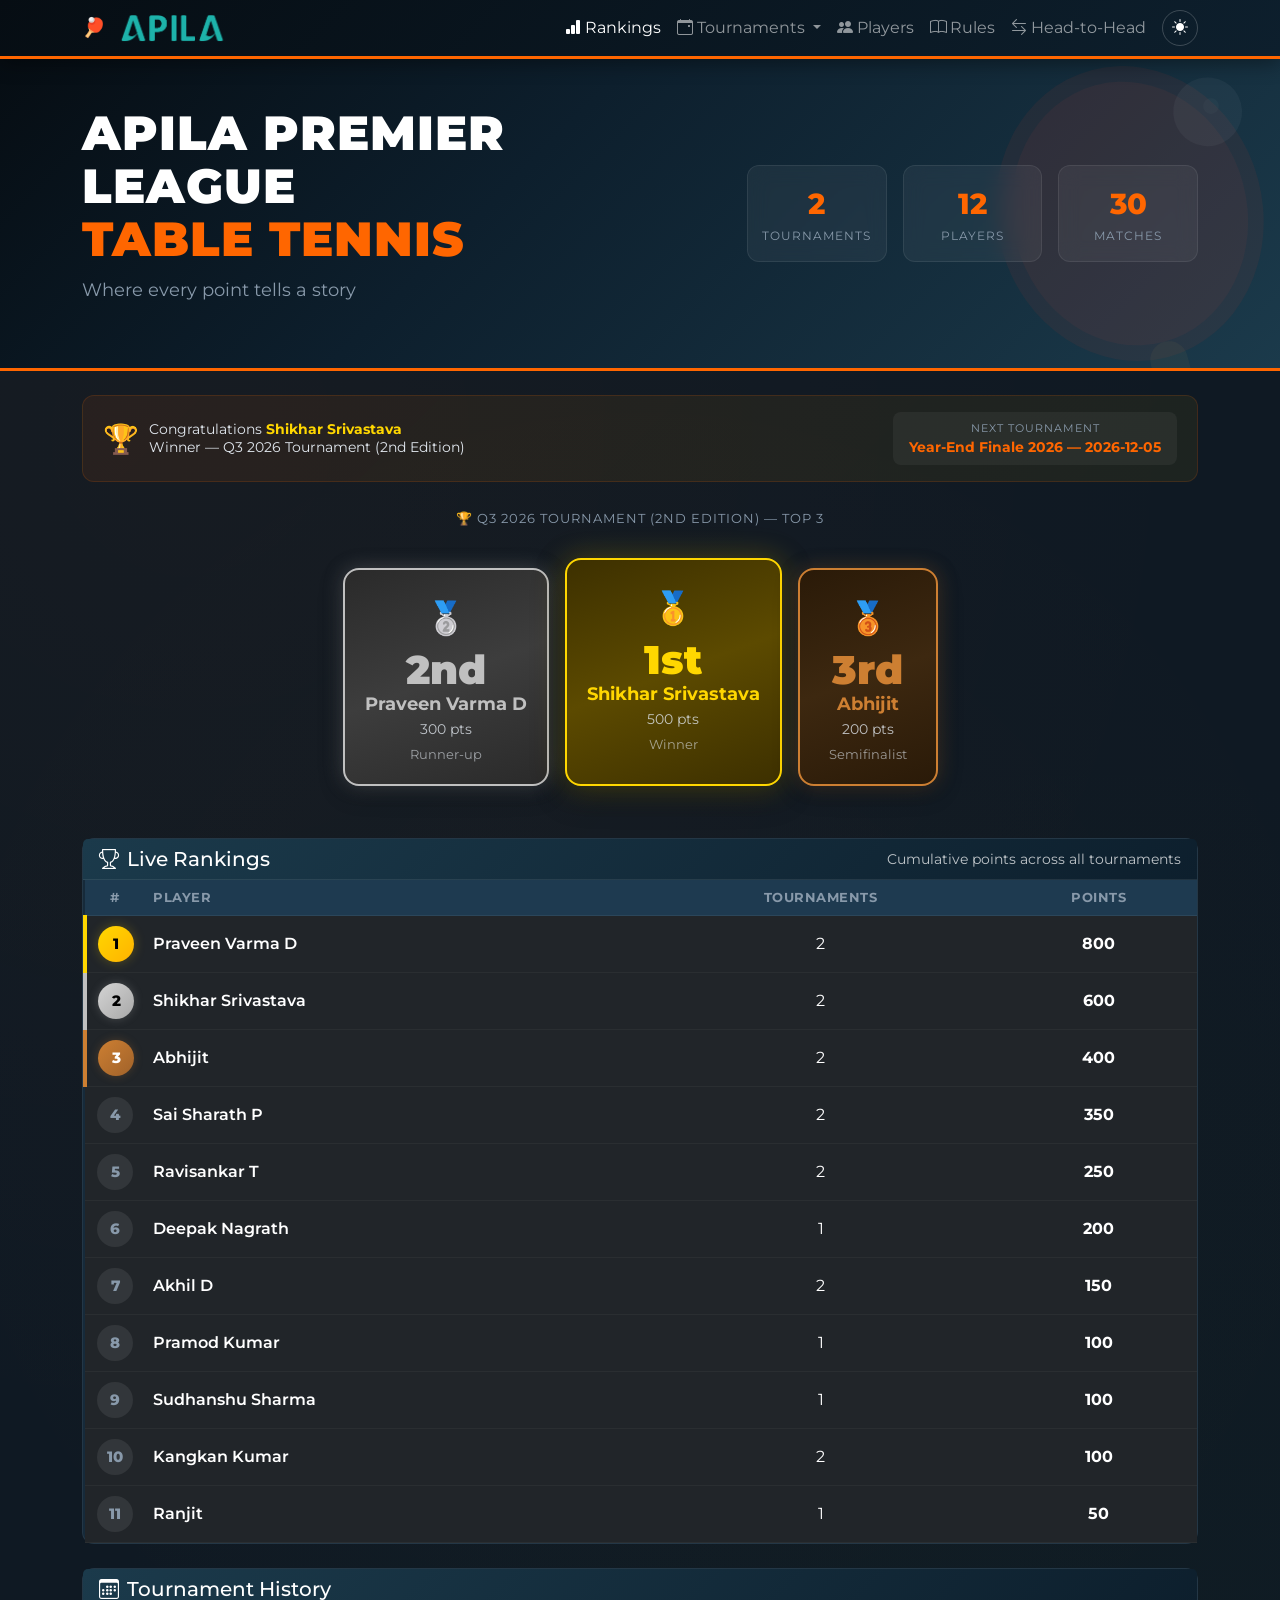
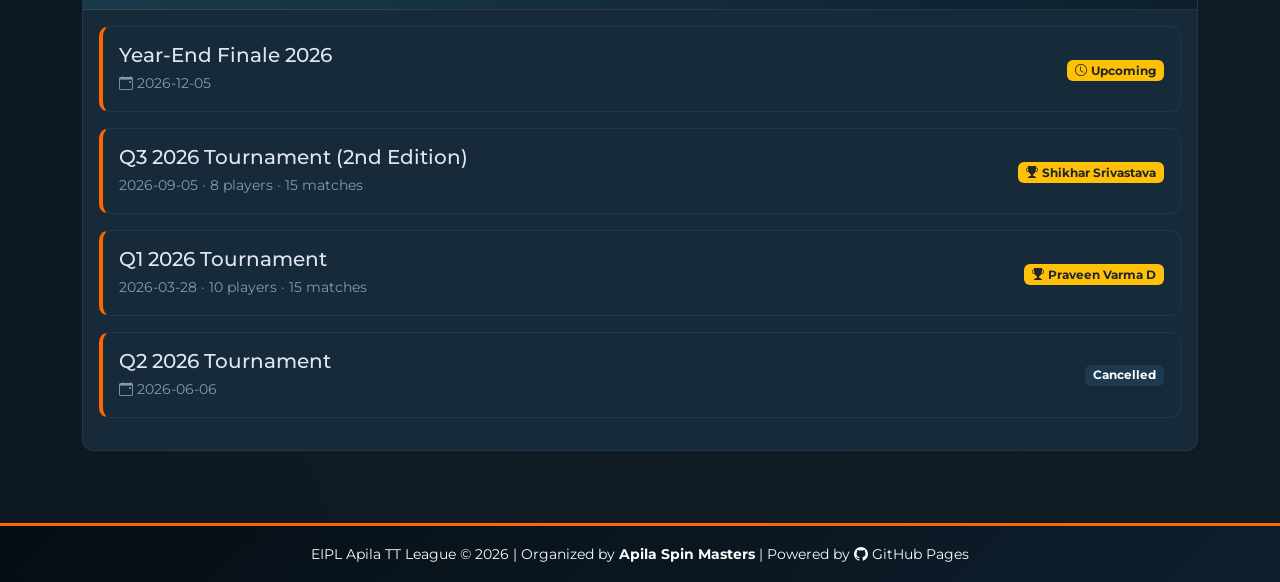
<file: index.html>
<!DOCTYPE html>
<html lang="en" data-bs-theme="dark">
<head>
    <meta charset="UTF-8">
    <meta name="viewport" content="width=device-width, initial-scale=1.0">
    <title>EIPL Apila TT League</title>
    <link href="https://fonts.googleapis.com/css2?family=Montserrat:wght@400;600;700;900&display=swap" rel="stylesheet">
    <link href="https://cdn.jsdelivr.net/npm/bootstrap@5.3.3/dist/css/bootstrap.min.css" rel="stylesheet">
    <link href="https://cdn.jsdelivr.net/npm/bootstrap-icons@1.11.3/font/bootstrap-icons.min.css" rel="stylesheet">
    <link href="css/style.css" rel="stylesheet">
    <script src="js/theme.js"></script>
</head>
<body>
    <nav class="navbar navbar-expand-lg navbar-dark sticky-top">
        <div class="container">
            <a class="navbar-brand fw-bold" href="index.html">
                <span class="me-2" style="font-size:1.2rem">🏓</span><img src="img/apila-logo.png" alt="Apila" style="height:28px">
            </a>
            <button class="theme-toggle-btn ms-auto me-2 d-lg-none" aria-label="Toggle theme"><i class="bi bi-sun-fill"></i></button>
            <button class="navbar-toggler" type="button" data-bs-toggle="collapse" data-bs-target="#navbarNav">
                <span class="navbar-toggler-icon"></span>
            </button>
            <div class="collapse navbar-collapse" id="navbarNav">
                <ul class="navbar-nav ms-auto">
                    <li class="nav-item">
                        <a class="nav-link active" href="index.html"><i class="bi bi-bar-chart-fill me-1"></i>Rankings</a>
                    </li>
                    <li class="nav-item dropdown">
                        <a class="nav-link dropdown-toggle" href="#" role="button" data-bs-toggle="dropdown" id="tournamentsDropdown">
                            <i class="bi bi-calendar-event me-1"></i>Tournaments
                        </a>
                        <ul class="dropdown-menu dropdown-menu-dark" id="tournamentMenu"></ul>
                    </li>
                    <li class="nav-item">
                        <a class="nav-link" href="players.html"><i class="bi bi-people-fill me-1"></i>Players</a>
                    </li>
                    <li class="nav-item">
                    <a class="nav-link" href="rules.html"><i class="bi bi-book me-1"></i>Rules</a>
                </li>
                <li class="nav-item">
                        <a class="nav-link" href="h2h.html"><i class="bi bi-arrow-left-right me-1"></i>Head-to-Head</a>
                    </li>
                    <li class="nav-item d-none d-lg-flex align-items-center ms-2">
                        <button class="theme-toggle-btn" aria-label="Toggle theme"><i class="bi bi-sun-fill"></i></button>
                    </li>
                </ul>
            </div>
        </div>
    </nav>

    <!-- Hero Banner -->
    <section class="hero-banner">
        <div class="hero-bg-art">
            <!-- Decorative SVG paddle -->
            <svg class="hero-paddle" viewBox="0 0 200 320" fill="none" xmlns="http://www.w3.org/2000/svg">
                <ellipse cx="100" cy="110" rx="85" ry="95" fill="#c0392b" opacity="0.15"/>
                <ellipse cx="100" cy="110" rx="75" ry="85" fill="#e74c3c" opacity="0.10"/>
                <rect x="88" y="195" width="24" height="80" rx="12" fill="#b08b4e" opacity="0.12"/>
                <circle cx="165" cy="60" r="22" fill="#fff" opacity="0.07"/>
                <circle cx="168" cy="57" r="5" fill="#fff" opacity="0.04"/>
            </svg>
        </div>
        <div class="container position-relative">
            <div class="row align-items-center">
                <div class="col-lg-7">
                    <h1 class="hero-title">Apila Premier League<br><span class="text-accent">Table Tennis</span></h1>
                    <p class="hero-subtitle">Where every point tells a story</p>
                </div>
                <div class="col-lg-5">
                    <div class="row g-3">
                        <div class="col-4">
                            <div class="hero-stat-card">
                                <div class="hero-stat-number" id="statTournaments">-</div>
                                <div class="hero-stat-label">Tournaments</div>
                            </div>
                        </div>
                        <div class="col-4">
                            <div class="hero-stat-card">
                                <div class="hero-stat-number" id="statPlayers">-</div>
                                <div class="hero-stat-label">Players</div>
                            </div>
                        </div>
                        <div class="col-4">
                            <div class="hero-stat-card">
                                <div class="hero-stat-number" id="statMatches">-</div>
                                <div class="hero-stat-label">Matches</div>
                            </div>
                        </div>
                    </div>
                </div>
            </div>
        </div>
    </section>

    <main class="container py-4">

        <!-- Marquee Announcement -->
        <div class="marquee-banner" id="marqueeBanner" style="display:none"></div>

        <!-- Podium — Most Recent Tournament -->
        <div id="podiumWrapper">
            <div class="text-center mb-2">
                <small class="text-muted" id="podiumLabel" style="font-size:0.8rem; letter-spacing:1px; text-transform:uppercase"></small>
            </div>
            <div class="podium-section" id="podiumSection"></div>
        </div>

        <!-- Rankings Leaderboard -->
        <div class="card mb-4">
            <div class="card-header bg-dark text-white d-flex justify-content-between align-items-center">
                <h5 class="mb-0"><i class="bi bi-trophy me-2"></i>Live Rankings</h5>
                <small class="text-light opacity-75">Cumulative points across all tournaments</small>
            </div>
            <div class="card-body p-0">
                <div class="table-responsive">
                    <table class="table table-hover mb-0" id="rankingsTable">
                        <thead class="table-light">
                            <tr>
                                <th class="text-center" style="width:60px">#</th>
                                <th>Player</th>
                                <th class="text-center">Tournaments</th>
                                <th class="text-center">Points</th>
                            </tr>
                        </thead>
                        <tbody id="rankingsBody">
                            <tr><td colspan="4" class="text-center text-muted py-4">Loading...</td></tr>
                        </tbody>
                    </table>
                </div>
            </div>
        </div>

        <!-- Tournament History -->
        <div class="card">
            <div class="card-header bg-dark text-white">
                <h5 class="mb-0"><i class="bi bi-calendar3 me-2"></i>Tournament History</h5>
            </div>
            <div class="card-body" id="tournamentHistory">
                <p class="text-muted text-center py-3">Loading...</p>
            </div>
        </div>
    </main>

    <footer class="text-light text-center py-3 mt-5">
        <small>EIPL Apila TT League &copy; 2026 | Organized by <strong>Apila Spin Masters</strong> | Powered by <i class="bi bi-github"></i> GitHub Pages</small>
    </footer>

    <script src="https://cdn.jsdelivr.net/npm/bootstrap@5.3.3/dist/js/bootstrap.bundle.min.js"></script>
    <script src="js/data.js"></script>
    <script src="js/rankings.js"></script>
    <script src="js/common.js"></script>
    <script src="js/home.js"></script>
</body>
</html>
</file>
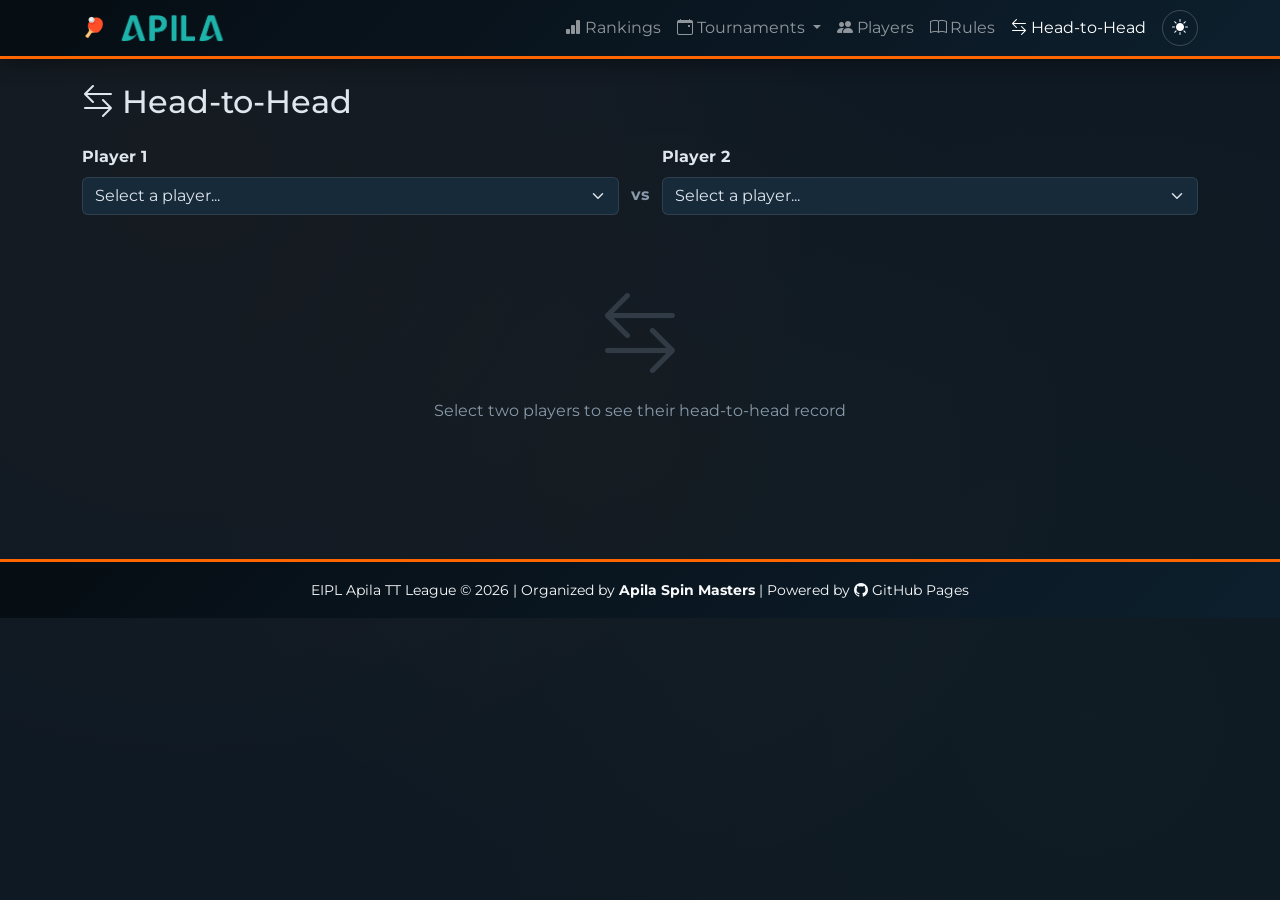
<file: h2h.html>
<!DOCTYPE html>
<html lang="en" data-bs-theme="dark">
<head>
    <meta charset="UTF-8">
    <meta name="viewport" content="width=device-width, initial-scale=1.0">
    <title>Head-to-Head — EIPL Apila TT League</title>
    <link href="https://fonts.googleapis.com/css2?family=Montserrat:wght@400;600;700;900&display=swap" rel="stylesheet">
    <link href="https://cdn.jsdelivr.net/npm/bootstrap@5.3.3/dist/css/bootstrap.min.css" rel="stylesheet">
    <link href="https://cdn.jsdelivr.net/npm/bootstrap-icons@1.11.3/font/bootstrap-icons.min.css" rel="stylesheet">
    <link href="css/style.css" rel="stylesheet">
    <script src="js/theme.js"></script>
</head>
<body>
    <nav class="navbar navbar-expand-lg navbar-dark sticky-top">
        <div class="container">
            <a class="navbar-brand fw-bold" href="index.html">
                <span class="me-2" style="font-size:1.2rem">🏓</span><img src="img/apila-logo.png" alt="Apila" style="height:28px">
            </a>
            <button class="theme-toggle-btn ms-auto me-2 d-lg-none" aria-label="Toggle theme"><i class="bi bi-sun-fill"></i></button>
            <button class="navbar-toggler" type="button" data-bs-toggle="collapse" data-bs-target="#navbarNav">
                <span class="navbar-toggler-icon"></span>
            </button>
            <div class="collapse navbar-collapse" id="navbarNav">
                <ul class="navbar-nav ms-auto">
                    <li class="nav-item">
                        <a class="nav-link" href="index.html"><i class="bi bi-bar-chart-fill me-1"></i>Rankings</a>
                    </li>
                    <li class="nav-item dropdown">
                        <a class="nav-link dropdown-toggle" href="#" role="button" data-bs-toggle="dropdown" id="tournamentsDropdown">
                            <i class="bi bi-calendar-event me-1"></i>Tournaments
                        </a>
                        <ul class="dropdown-menu dropdown-menu-dark" id="tournamentMenu"></ul>
                    </li>
                    <li class="nav-item">
                        <a class="nav-link" href="players.html"><i class="bi bi-people-fill me-1"></i>Players</a>
                    </li>
                    <li class="nav-item">
                    <a class="nav-link" href="rules.html"><i class="bi bi-book me-1"></i>Rules</a>
                </li>
                <li class="nav-item">
                        <a class="nav-link active" href="h2h.html"><i class="bi bi-arrow-left-right me-1"></i>Head-to-Head</a>
                    </li>
                    <li class="nav-item d-none d-lg-flex align-items-center ms-2">
                        <button class="theme-toggle-btn" aria-label="Toggle theme"><i class="bi bi-sun-fill"></i></button>
                    </li>
                </ul>
            </div>
        </div>
    </nav>

    <main class="container py-4">
        <h2 class="mb-4"><i class="bi bi-arrow-left-right me-2"></i>Head-to-Head</h2>

        <!-- Player Selection -->
        <div class="row g-2 g-md-3 mb-4 align-items-end">
            <div class="col-12 col-sm">
                <label class="form-label fw-bold">Player 1</label>
                <select class="form-select" id="player1Select">
                    <option value="">Select a player...</option>
                </select>
            </div>
            <div class="col-12 col-sm-auto d-flex align-items-end justify-content-center px-1">
                <span class="text-muted fw-bold pb-sm-2">vs</span>
            </div>
            <div class="col-12 col-sm">
                <label class="form-label fw-bold">Player 2</label>
                <select class="form-select" id="player2Select">
                    <option value="">Select a player...</option>
                </select>
            </div>
        </div>

        <!-- H2H Results -->
        <div id="h2hResults" class="d-none">
            <!-- Summary -->
            <div class="row g-3 mb-4">
                <div class="col-4">
                    <div class="card text-center h-100 stat-card">
                        <div class="card-body">
                            <div class="stat-number text-success" id="h2hP1Wins">0</div>
                            <div class="stat-label" id="h2hP1Name">Player 1</div>
                        </div>
                    </div>
                </div>
                <div class="col-4">
                    <div class="card text-center h-100 stat-card">
                        <div class="card-body">
                            <div class="stat-number" id="h2hTotal">0</div>
                            <div class="stat-label">Matches Played</div>
                        </div>
                    </div>
                </div>
                <div class="col-4">
                    <div class="card text-center h-100 stat-card">
                        <div class="card-body">
                            <div class="stat-number text-success" id="h2hP2Wins">0</div>
                            <div class="stat-label" id="h2hP2Name">Player 2</div>
                        </div>
                    </div>
                </div>
            </div>

            <!-- Match List -->
            <div class="card">
                <div class="card-header bg-dark text-white">
                    <h5 class="mb-0">Match History</h5>
                </div>
                <div class="card-body" id="h2hMatchList">
                    <p class="text-muted text-center">No matches found</p>
                </div>
            </div>
        </div>

        <div id="h2hPlaceholder" class="text-center text-muted py-5">
            <i class="bi bi-arrow-left-right display-1 opacity-25"></i>
            <p class="mt-3">Select two players to see their head-to-head record</p>
        </div>
    </main>

    <footer class="bg-dark text-light text-center py-3 mt-5">
        <small>EIPL Apila TT League &copy; 2026 | Organized by <strong>Apila Spin Masters</strong> | Powered by <i class="bi bi-github"></i> GitHub Pages</small>
    </footer>

    <script src="https://cdn.jsdelivr.net/npm/bootstrap@5.3.3/dist/js/bootstrap.bundle.min.js"></script>
    <script src="js/data.js"></script>
    <script src="js/rankings.js"></script>
    <script src="js/common.js"></script>
    <script src="js/h2h.js"></script>
</body>
</html>
</file>
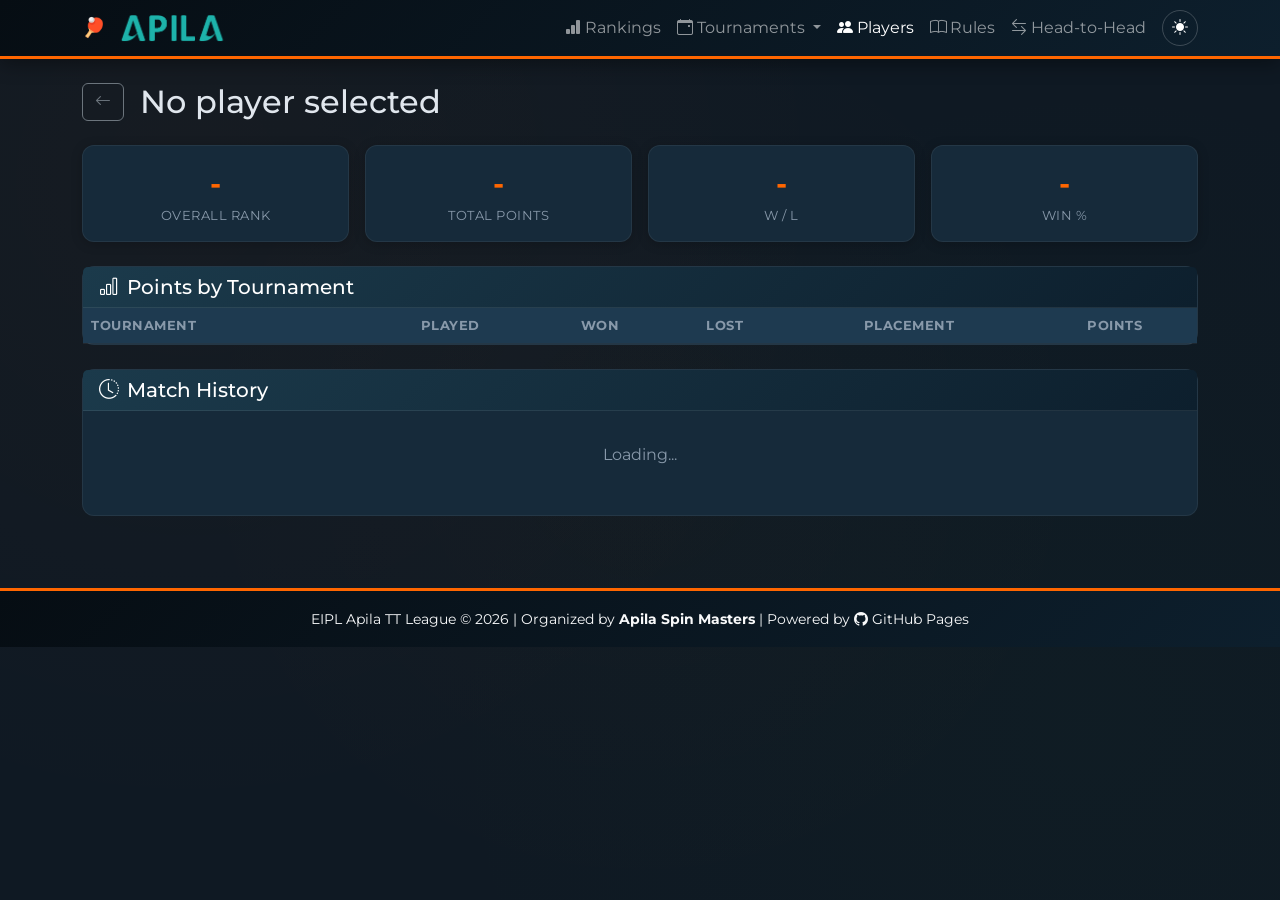
<file: player.html>
<!DOCTYPE html>
<html lang="en" data-bs-theme="dark">
<head>
    <meta charset="UTF-8">
    <meta name="viewport" content="width=device-width, initial-scale=1.0">
    <title>Player — EIPL Apila TT League</title>
    <link href="https://fonts.googleapis.com/css2?family=Montserrat:wght@400;600;700;900&display=swap" rel="stylesheet">
    <link href="https://cdn.jsdelivr.net/npm/bootstrap@5.3.3/dist/css/bootstrap.min.css" rel="stylesheet">
    <link href="https://cdn.jsdelivr.net/npm/bootstrap-icons@1.11.3/font/bootstrap-icons.min.css" rel="stylesheet">
    <link href="css/style.css" rel="stylesheet">
    <script src="js/theme.js"></script>
</head>
<body>
    <nav class="navbar navbar-expand-lg navbar-dark sticky-top">
        <div class="container">
            <a class="navbar-brand fw-bold" href="index.html">
                <span class="me-2" style="font-size:1.2rem">🏓</span><img src="img/apila-logo.png" alt="Apila" style="height:28px">
            </a>
            <button class="theme-toggle-btn ms-auto me-2 d-lg-none" aria-label="Toggle theme"><i class="bi bi-sun-fill"></i></button>
            <button class="navbar-toggler" type="button" data-bs-toggle="collapse" data-bs-target="#navbarNav">
                <span class="navbar-toggler-icon"></span>
            </button>
            <div class="collapse navbar-collapse" id="navbarNav">
                <ul class="navbar-nav ms-auto">
                    <li class="nav-item">
                        <a class="nav-link" href="index.html"><i class="bi bi-bar-chart-fill me-1"></i>Rankings</a>
                    </li>
                    <li class="nav-item dropdown">
                        <a class="nav-link dropdown-toggle" href="#" role="button" data-bs-toggle="dropdown" id="tournamentsDropdown">
                            <i class="bi bi-calendar-event me-1"></i>Tournaments
                        </a>
                        <ul class="dropdown-menu dropdown-menu-dark" id="tournamentMenu"></ul>
                    </li>
                    <li class="nav-item">
                        <a class="nav-link active" href="players.html"><i class="bi bi-people-fill me-1"></i>Players</a>
                    </li>
                    <li class="nav-item">
                    <a class="nav-link" href="rules.html"><i class="bi bi-book me-1"></i>Rules</a>
                </li>
                <li class="nav-item">
                        <a class="nav-link" href="h2h.html"><i class="bi bi-arrow-left-right me-1"></i>Head-to-Head</a>
                    </li>
                    <li class="nav-item d-none d-lg-flex align-items-center ms-2">
                        <button class="theme-toggle-btn" aria-label="Toggle theme"><i class="bi bi-sun-fill"></i></button>
                    </li>
                </ul>
            </div>
        </div>
    </nav>

    <main class="container py-4">
        <div class="d-flex align-items-center mb-4">
            <a href="players.html" class="btn btn-outline-secondary me-3"><i class="bi bi-arrow-left"></i></a>
            <div>
                <h2 class="mb-0" id="playerName">Loading...</h2>
                <span class="badge bg-secondary" id="playerTier"></span>
            </div>
        </div>

        <!-- Player Stats Cards -->
        <div class="row g-3 mb-4" id="playerStats">
            <div class="col-6 col-md-3">
                <div class="card text-center h-100 stat-card">
                    <div class="card-body">
                        <div class="stat-number" id="pStatRank">-</div>
                        <div class="stat-label">Overall Rank</div>
                    </div>
                </div>
            </div>
            <div class="col-6 col-md-3">
                <div class="card text-center h-100 stat-card">
                    <div class="card-body">
                        <div class="stat-number" id="pStatPoints">-</div>
                        <div class="stat-label">Total Points</div>
                    </div>
                </div>
            </div>
            <div class="col-6 col-md-3">
                <div class="card text-center h-100 stat-card">
                    <div class="card-body">
                        <div class="stat-number" id="pStatRecord">-</div>
                        <div class="stat-label">W / L</div>
                    </div>
                </div>
            </div>
            <div class="col-6 col-md-3">
                <div class="card text-center h-100 stat-card">
                    <div class="card-body">
                        <div class="stat-number" id="pStatWinPct">-</div>
                        <div class="stat-label">Win %</div>
                    </div>
                </div>
            </div>
        </div>

        <!-- Points Breakdown by Tournament -->
        <div class="card mb-4">
            <div class="card-header bg-dark text-white">
                <h5 class="mb-0"><i class="bi bi-bar-chart me-2"></i>Points by Tournament</h5>
            </div>
            <div class="card-body p-0">
                <div class="table-responsive">
                    <table class="table table-hover mb-0" id="playerPointsTable">
                        <thead class="table-light">
                            <tr>
                                <th>Tournament</th>
                                <th class="text-center">Played</th>
                                <th class="text-center">Won</th>
                                <th class="text-center">Lost</th>
                                <th class="text-center">Placement</th>
                                <th class="text-center">Points</th>
                            </tr>
                        </thead>
                        <tbody id="pointsBreakdown"></tbody>
                    </table>
                </div>
            </div>
        </div>

        <!-- Match History -->
        <div class="card">
            <div class="card-header bg-dark text-white">
                <h5 class="mb-0"><i class="bi bi-clock-history me-2"></i>Match History</h5>
            </div>
            <div class="card-body" id="matchHistory">
                <p class="text-muted text-center py-3">Loading...</p>
            </div>
        </div>
    </main>

    <footer class="bg-dark text-light text-center py-3 mt-5">
        <small>EIPL Apila TT League &copy; 2026 | Organized by <strong>Apila Spin Masters</strong> | Powered by <i class="bi bi-github"></i> GitHub Pages</small>
    </footer>

    <script src="https://cdn.jsdelivr.net/npm/bootstrap@5.3.3/dist/js/bootstrap.bundle.min.js"></script>
    <script src="js/data.js"></script>
    <script src="js/rankings.js"></script>
    <script src="js/common.js"></script>
    <script src="js/player.js"></script>
</body>
</html>
</file>
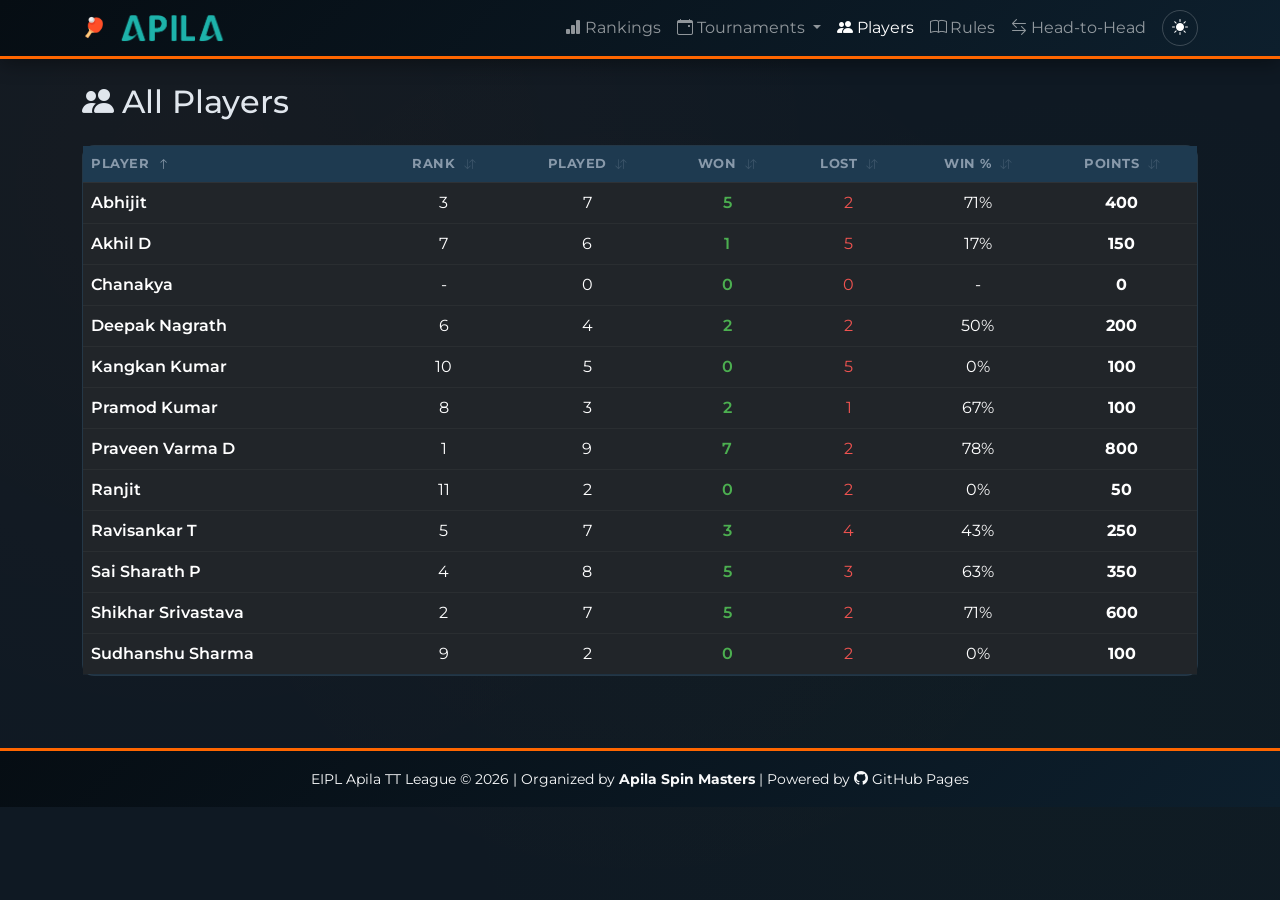
<file: players.html>
<!DOCTYPE html>
<html lang="en" data-bs-theme="dark">
<head>
    <meta charset="UTF-8">
    <meta name="viewport" content="width=device-width, initial-scale=1.0">
    <title>Players — EIPL Apila TT League</title>
    <link href="https://fonts.googleapis.com/css2?family=Montserrat:wght@400;600;700;900&display=swap" rel="stylesheet">
    <link href="https://cdn.jsdelivr.net/npm/bootstrap@5.3.3/dist/css/bootstrap.min.css" rel="stylesheet">
    <link href="https://cdn.jsdelivr.net/npm/bootstrap-icons@1.11.3/font/bootstrap-icons.min.css" rel="stylesheet">
    <link href="css/style.css" rel="stylesheet">
    <script src="js/theme.js"></script>
</head>
<body>
    <nav class="navbar navbar-expand-lg navbar-dark sticky-top">
        <div class="container">
            <a class="navbar-brand fw-bold" href="index.html">
                <span class="me-2" style="font-size:1.2rem">🏓</span><img src="img/apila-logo.png" alt="Apila" style="height:28px">
            </a>
            <button class="theme-toggle-btn ms-auto me-2 d-lg-none" aria-label="Toggle theme"><i class="bi bi-sun-fill"></i></button>
            <button class="navbar-toggler" type="button" data-bs-toggle="collapse" data-bs-target="#navbarNav">
                <span class="navbar-toggler-icon"></span>
            </button>
            <div class="collapse navbar-collapse" id="navbarNav">
                <ul class="navbar-nav ms-auto">
                    <li class="nav-item">
                        <a class="nav-link" href="index.html"><i class="bi bi-bar-chart-fill me-1"></i>Rankings</a>
                    </li>
                    <li class="nav-item dropdown">
                        <a class="nav-link dropdown-toggle" href="#" role="button" data-bs-toggle="dropdown" id="tournamentsDropdown">
                            <i class="bi bi-calendar-event me-1"></i>Tournaments
                        </a>
                        <ul class="dropdown-menu dropdown-menu-dark" id="tournamentMenu"></ul>
                    </li>
                    <li class="nav-item">
                        <a class="nav-link active" href="players.html"><i class="bi bi-people-fill me-1"></i>Players</a>
                    </li>
                    <li class="nav-item">
                    <a class="nav-link" href="rules.html"><i class="bi bi-book me-1"></i>Rules</a>
                </li>
                <li class="nav-item">
                        <a class="nav-link" href="h2h.html"><i class="bi bi-arrow-left-right me-1"></i>Head-to-Head</a>
                    </li>
                    <li class="nav-item d-none d-lg-flex align-items-center ms-2">
                        <button class="theme-toggle-btn" aria-label="Toggle theme"><i class="bi bi-sun-fill"></i></button>
                    </li>
                </ul>
            </div>
        </div>
    </nav>

    <main class="container py-4">
        <h2 class="mb-4"><i class="bi bi-people-fill me-2"></i>All Players</h2>

        <div class="card">
            <div class="card-body p-0">
                <div class="table-responsive">
                    <table class="table table-hover mb-0" id="playersTable">
                        <thead class="table-light">
                            <tr>
                                <th class="sortable" data-sort="name">Player <i class="bi bi-arrow-down-up ms-1 sort-icon"></i></th>
                                <th class="text-center sortable" data-sort="rank">Rank <i class="bi bi-arrow-down-up ms-1 sort-icon"></i></th>
                                <th class="text-center sortable" data-sort="played">Played <i class="bi bi-arrow-down-up ms-1 sort-icon"></i></th>
                                <th class="text-center sortable" data-sort="won">Won <i class="bi bi-arrow-down-up ms-1 sort-icon"></i></th>
                                <th class="text-center sortable" data-sort="lost">Lost <i class="bi bi-arrow-down-up ms-1 sort-icon"></i></th>
                                <th class="text-center sortable" data-sort="winpct">Win % <i class="bi bi-arrow-down-up ms-1 sort-icon"></i></th>
                                <th class="text-center sortable" data-sort="points">Points <i class="bi bi-arrow-down-up ms-1 sort-icon"></i></th>
                            </tr>
                        </thead>
                        <tbody id="playersBody">
                            <tr><td colspan="7" class="text-center text-muted py-4">Loading...</td></tr>
                        </tbody>
                    </table>
                </div>
            </div>
        </div>
    </main>

    <footer class="bg-dark text-light text-center py-3 mt-5">
        <small>EIPL Apila TT League &copy; 2026 | Organized by <strong>Apila Spin Masters</strong> | Powered by <i class="bi bi-github"></i> GitHub Pages</small>
    </footer>

    <script src="https://cdn.jsdelivr.net/npm/bootstrap@5.3.3/dist/js/bootstrap.bundle.min.js"></script>
    <script src="js/data.js"></script>
    <script src="js/rankings.js"></script>
    <script src="js/common.js"></script>
    <script src="js/players-list.js"></script>
</body>
</html>
</file>
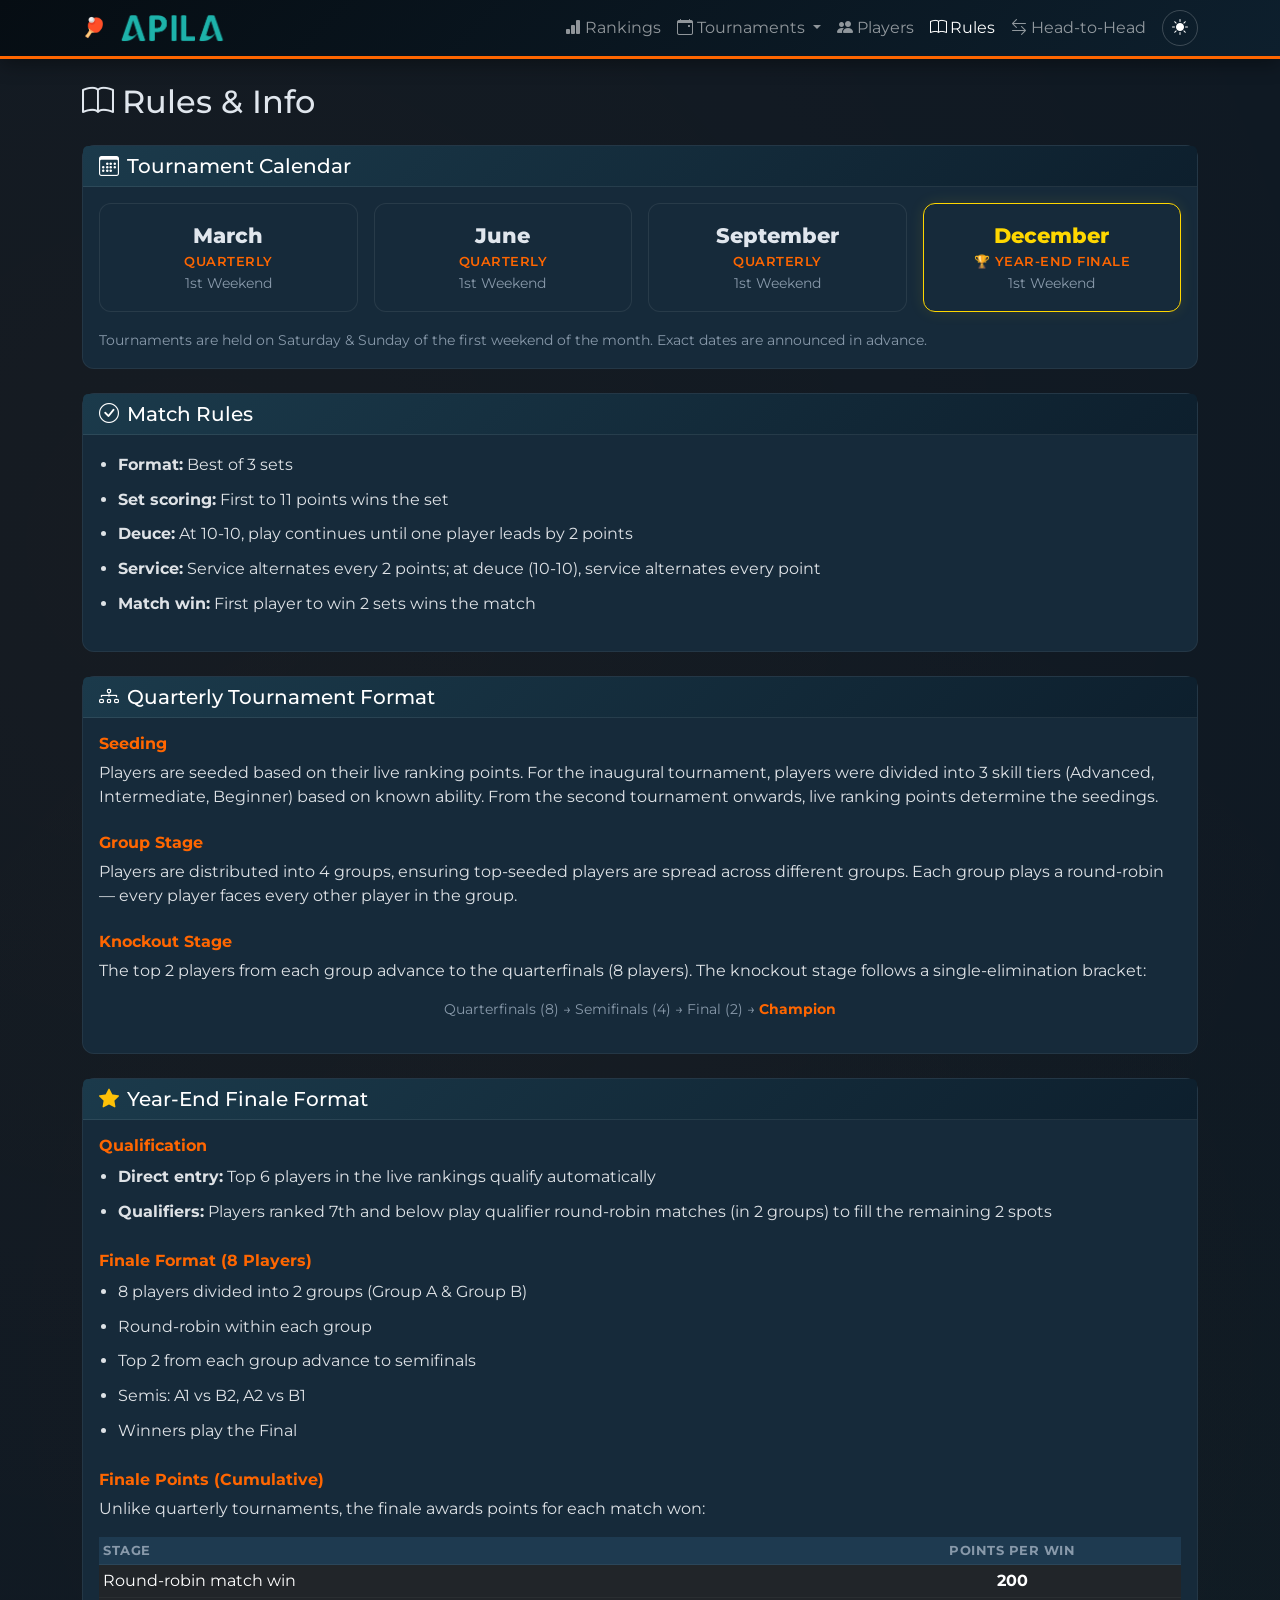
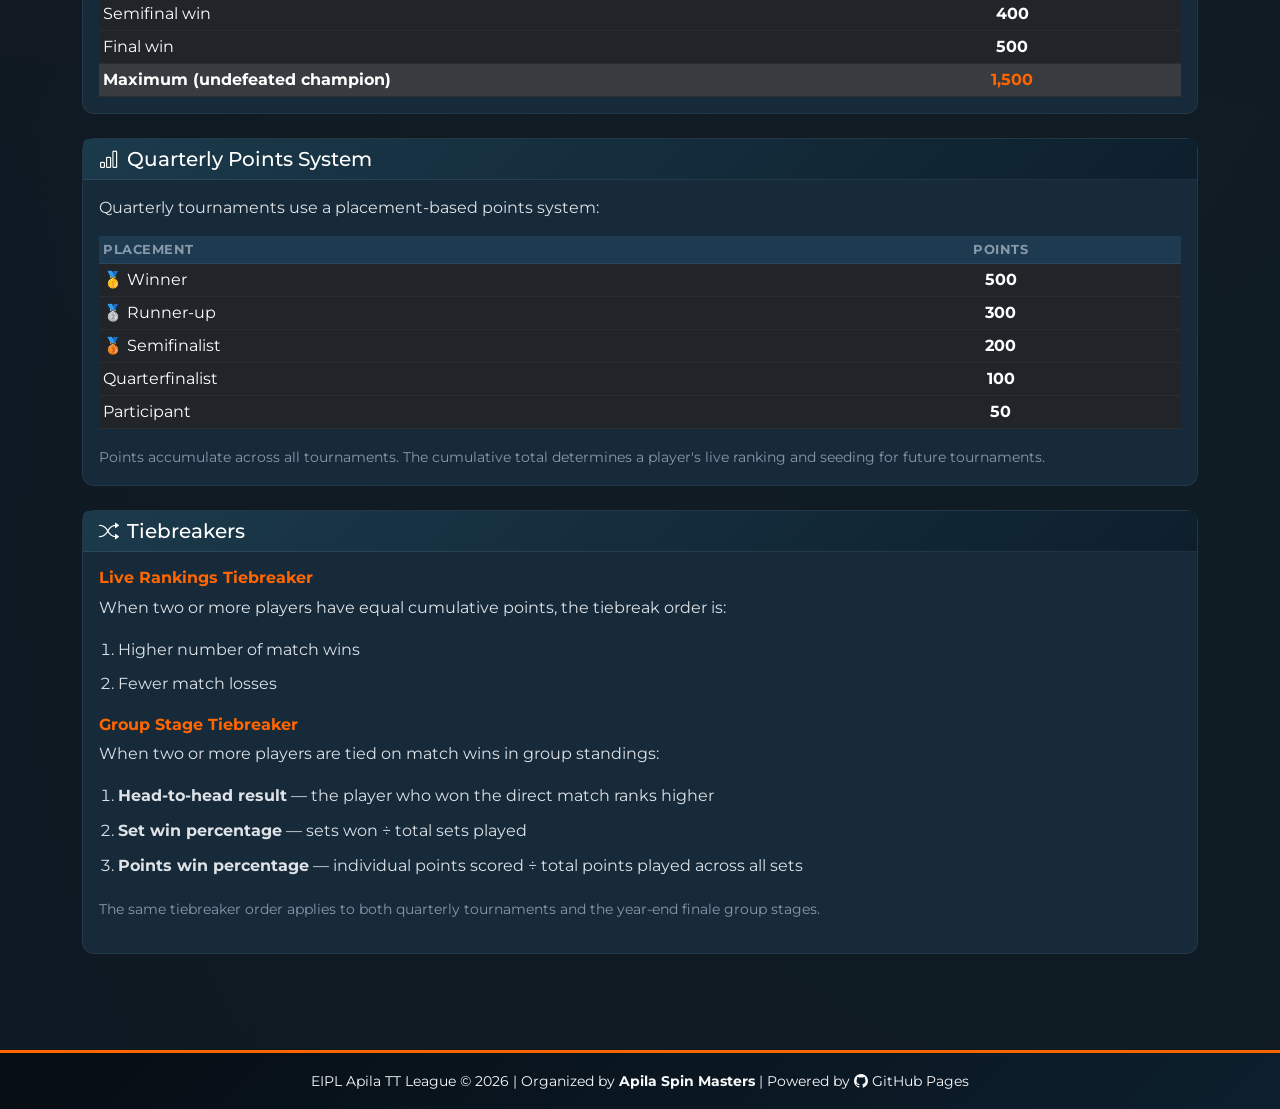
<file: rules.html>
<!DOCTYPE html>
<html lang="en" data-bs-theme="dark">
<head>
    <meta charset="UTF-8">
    <meta name="viewport" content="width=device-width, initial-scale=1.0">
    <title>Rules & Info — EIPL Apila TT League</title>
    <link href="https://fonts.googleapis.com/css2?family=Montserrat:wght@400;600;700;900&display=swap" rel="stylesheet">
    <link href="https://cdn.jsdelivr.net/npm/bootstrap@5.3.3/dist/css/bootstrap.min.css" rel="stylesheet">
    <link href="https://cdn.jsdelivr.net/npm/bootstrap-icons@1.11.3/font/bootstrap-icons.min.css" rel="stylesheet">
    <link href="css/style.css" rel="stylesheet">
    <script src="js/theme.js"></script>
</head>
<body>
    <nav class="navbar navbar-expand-lg navbar-dark sticky-top">
        <div class="container">
            <a class="navbar-brand fw-bold" href="index.html">
                <span class="me-2" style="font-size:1.2rem">🏓</span><img src="img/apila-logo.png" alt="Apila" style="height:28px">
            </a>
            <button class="theme-toggle-btn ms-auto me-2 d-lg-none" aria-label="Toggle theme"><i class="bi bi-sun-fill"></i></button>
            <button class="navbar-toggler" type="button" data-bs-toggle="collapse" data-bs-target="#navbarNav">
                <span class="navbar-toggler-icon"></span>
            </button>
            <div class="collapse navbar-collapse" id="navbarNav">
                <ul class="navbar-nav ms-auto">
                    <li class="nav-item">
                        <a class="nav-link" href="index.html"><i class="bi bi-bar-chart-fill me-1"></i>Rankings</a>
                    </li>
                    <li class="nav-item dropdown">
                        <a class="nav-link dropdown-toggle" href="#" role="button" data-bs-toggle="dropdown" id="tournamentsDropdown">
                            <i class="bi bi-calendar-event me-1"></i>Tournaments
                        </a>
                        <ul class="dropdown-menu dropdown-menu-dark" id="tournamentMenu"></ul>
                    </li>
                    <li class="nav-item">
                        <a class="nav-link" href="players.html"><i class="bi bi-people-fill me-1"></i>Players</a>
                    </li>
                    <li class="nav-item">
                        <a class="nav-link active" href="rules.html"><i class="bi bi-book me-1"></i>Rules</a>
                    </li>
                    <li class="nav-item">
                        <a class="nav-link" href="h2h.html"><i class="bi bi-arrow-left-right me-1"></i>Head-to-Head</a>
                    </li>
                    <li class="nav-item d-none d-lg-flex align-items-center ms-2">
                        <button class="theme-toggle-btn" aria-label="Toggle theme"><i class="bi bi-sun-fill"></i></button>
                    </li>
                </ul>
            </div>
        </div>
    </nav>

    <main class="container py-4">
        <h2 class="mb-4"><i class="bi bi-book me-2"></i>Rules & Info</h2>

        <!-- Tournament Calendar -->
        <div class="card mb-4">
            <div class="card-header bg-dark text-white">
                <h5 class="mb-0"><i class="bi bi-calendar3 me-2"></i>Tournament Calendar</h5>
            </div>
            <div class="card-body">
                <div class="row g-3">
                    <div class="col-6 col-md-3">
                        <div class="rules-cal-card">
                            <div class="rules-cal-month">March</div>
                            <div class="rules-cal-type">Quarterly</div>
                            <small class="text-muted">1st Weekend</small>
                        </div>
                    </div>
                    <div class="col-6 col-md-3">
                        <div class="rules-cal-card">
                            <div class="rules-cal-month">June</div>
                            <div class="rules-cal-type">Quarterly</div>
                            <small class="text-muted">1st Weekend</small>
                        </div>
                    </div>
                    <div class="col-6 col-md-3">
                        <div class="rules-cal-card">
                            <div class="rules-cal-month">September</div>
                            <div class="rules-cal-type">Quarterly</div>
                            <small class="text-muted">1st Weekend</small>
                        </div>
                    </div>
                    <div class="col-6 col-md-3">
                        <div class="rules-cal-card rules-cal-finale">
                            <div class="rules-cal-month">December</div>
                            <div class="rules-cal-type">🏆 Year-End Finale</div>
                            <small class="text-muted">1st Weekend</small>
                        </div>
                    </div>
                </div>
                <p class="text-muted mt-3 mb-0"><small>Tournaments are held on Saturday & Sunday of the first weekend of the month. Exact dates are announced in advance.</small></p>
            </div>
        </div>

        <!-- Match Rules -->
        <div class="card mb-4">
            <div class="card-header bg-dark text-white">
                <h5 class="mb-0"><i class="bi bi-check-circle me-2"></i>Match Rules</h5>
            </div>
            <div class="card-body">
                <ul class="rules-list">
                    <li><strong>Format:</strong> Best of 3 sets</li>
                    <li><strong>Set scoring:</strong> First to 11 points wins the set</li>
                    <li><strong>Deuce:</strong> At 10-10, play continues until one player leads by 2 points</li>
                    <li><strong>Service:</strong> Service alternates every 2 points; at deuce (10-10), service alternates every point</li>
                    <li><strong>Match win:</strong> First player to win 2 sets wins the match</li>
                </ul>
            </div>
        </div>

        <!-- Quarterly Tournament Format -->
        <div class="card mb-4">
            <div class="card-header bg-dark text-white">
                <h5 class="mb-0"><i class="bi bi-diagram-3 me-2"></i>Quarterly Tournament Format</h5>
            </div>
            <div class="card-body">
                <h6 class="text-accent fw-bold">Seeding</h6>
                <p>Players are seeded based on their live ranking points. For the inaugural tournament, players were divided into 3 skill tiers (Advanced, Intermediate, Beginner) based on known ability. From the second tournament onwards, live ranking points determine the seedings.</p>

                <h6 class="text-accent fw-bold mt-4">Group Stage</h6>
                <p>Players are distributed into 4 groups, ensuring top-seeded players are spread across different groups. Each group plays a round-robin — every player faces every other player in the group.</p>

                <h6 class="text-accent fw-bold mt-4">Knockout Stage</h6>
                <p>The top 2 players from each group advance to the quarterfinals (8 players). The knockout stage follows a single-elimination bracket:</p>
                <div class="text-center my-3" style="font-size: 0.9rem; color: var(--tt-text-muted);">
                    Quarterfinals (8) → Semifinals (4) → Final (2) → <span class="text-accent fw-bold">Champion</span>
                </div>
            </div>
        </div>

        <!-- Year-End Finale Format -->
        <div class="card mb-4">
            <div class="card-header bg-dark text-white">
                <h5 class="mb-0"><i class="bi bi-star-fill me-2 text-warning"></i>Year-End Finale Format</h5>
            </div>
            <div class="card-body">
                <h6 class="text-accent fw-bold">Qualification</h6>
                <ul class="rules-list">
                    <li><strong>Direct entry:</strong> Top 6 players in the live rankings qualify automatically</li>
                    <li><strong>Qualifiers:</strong> Players ranked 7th and below play qualifier round-robin matches (in 2 groups) to fill the remaining 2 spots</li>
                </ul>

                <h6 class="text-accent fw-bold mt-4">Finale Format (8 Players)</h6>
                <ul class="rules-list">
                    <li>8 players divided into 2 groups (Group A & Group B)</li>
                    <li>Round-robin within each group</li>
                    <li>Top 2 from each group advance to semifinals</li>
                    <li>Semis: A1 vs B2, A2 vs B1</li>
                    <li>Winners play the Final</li>
                </ul>

                <h6 class="text-accent fw-bold mt-4">Finale Points (Cumulative)</h6>
                <p>Unlike quarterly tournaments, the finale awards points for each match won:</p>
                <div class="table-responsive">
                    <table class="table table-sm mb-0">
                        <thead class="table-light">
                            <tr>
                                <th>Stage</th>
                                <th class="text-center">Points per Win</th>
                            </tr>
                        </thead>
                        <tbody>
                            <tr><td>Round-robin match win</td><td class="text-center fw-bold">200</td></tr>
                            <tr><td>Semifinal win</td><td class="text-center fw-bold">400</td></tr>
                            <tr><td>Final win</td><td class="text-center fw-bold">500</td></tr>
                            <tr class="table-active"><td class="fw-bold">Maximum (undefeated champion)</td><td class="text-center fw-bold text-accent">1,500</td></tr>
                        </tbody>
                    </table>
                </div>
            </div>
        </div>

        <!-- Quarterly Points System -->
        <div class="card mb-4">
            <div class="card-header bg-dark text-white">
                <h5 class="mb-0"><i class="bi bi-bar-chart me-2"></i>Quarterly Points System</h5>
            </div>
            <div class="card-body">
                <p>Quarterly tournaments use a placement-based points system:</p>
                <div class="table-responsive">
                    <table class="table table-sm mb-0">
                        <thead class="table-light">
                            <tr>
                                <th>Placement</th>
                                <th class="text-center">Points</th>
                            </tr>
                        </thead>
                        <tbody>
                            <tr><td>🥇 Winner</td><td class="text-center fw-bold">500</td></tr>
                            <tr><td>🥈 Runner-up</td><td class="text-center fw-bold">300</td></tr>
                            <tr><td>🥉 Semifinalist</td><td class="text-center fw-bold">200</td></tr>
                            <tr><td>Quarterfinalist</td><td class="text-center fw-bold">100</td></tr>
                            <tr><td>Participant</td><td class="text-center fw-bold">50</td></tr>
                        </tbody>
                    </table>
                </div>
                <p class="text-muted mt-3 mb-0"><small>Points accumulate across all tournaments. The cumulative total determines a player's live ranking and seeding for future tournaments.</small></p>
            </div>
        </div>

        <!-- Tiebreakers -->
        <div class="card mb-4">
            <div class="card-header bg-dark text-white">
                <h5 class="mb-0"><i class="bi bi-shuffle me-2"></i>Tiebreakers</h5>
            </div>
            <div class="card-body">
                <h6 class="text-accent fw-bold">Live Rankings Tiebreaker</h6>
                <p>When two or more players have equal cumulative points, the tiebreak order is:</p>
                <ol class="rules-list">
                    <li>Higher number of match wins</li>
                    <li>Fewer match losses</li>
                </ol>

                <h6 class="text-accent fw-bold">Group Stage Tiebreaker</h6>
                <p>When two or more players are tied on match wins in group standings:</p>
                <ol class="rules-list">
                    <li><strong>Head-to-head result</strong> — the player who won the direct match ranks higher</li>
                    <li><strong>Set win percentage</strong> — sets won ÷ total sets played</li>
                    <li><strong>Points win percentage</strong> — individual points scored ÷ total points played across all sets</li>
                </ol>
                <p class="text-muted"><small>The same tiebreaker order applies to both quarterly tournaments and the year-end finale group stages.</small></p>
            </div>
        </div>

    </main>

    <footer class="text-light text-center py-3 mt-5">
        <small>EIPL Apila TT League &copy; 2026 | Organized by <strong>Apila Spin Masters</strong> | Powered by <i class="bi bi-github"></i> GitHub Pages</small>
    </footer>

    <script src="https://cdn.jsdelivr.net/npm/bootstrap@5.3.3/dist/js/bootstrap.bundle.min.js"></script>
    <script src="js/data.js"></script>
    <script src="js/rankings.js"></script>
    <script src="js/common.js"></script>
</body>
</html>
</file>
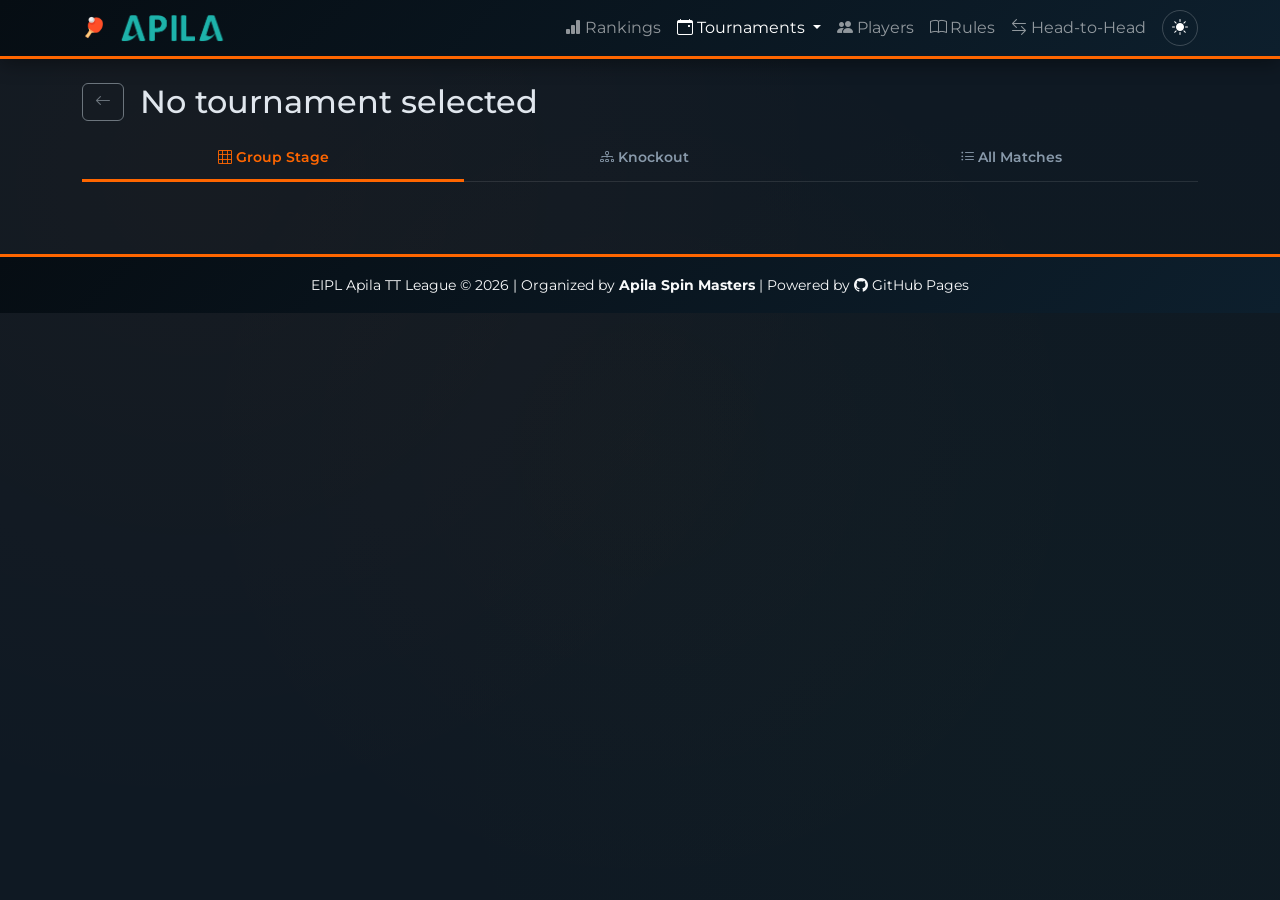
<file: tournament.html>
<!DOCTYPE html>
<html lang="en" data-bs-theme="dark">
<head>
    <meta charset="UTF-8">
    <meta name="viewport" content="width=device-width, initial-scale=1.0">
    <title>Tournament — EIPL Apila TT League</title>
    <link href="https://fonts.googleapis.com/css2?family=Montserrat:wght@400;600;700;900&display=swap" rel="stylesheet">
    <link href="https://cdn.jsdelivr.net/npm/bootstrap@5.3.3/dist/css/bootstrap.min.css" rel="stylesheet">
    <link href="https://cdn.jsdelivr.net/npm/bootstrap-icons@1.11.3/font/bootstrap-icons.min.css" rel="stylesheet">
    <link href="css/style.css" rel="stylesheet">
    <script src="js/theme.js"></script>
</head>
<body>
    <nav class="navbar navbar-expand-lg navbar-dark sticky-top">
        <div class="container">
            <a class="navbar-brand fw-bold" href="index.html">
                <span class="me-2" style="font-size:1.2rem">🏓</span><img src="img/apila-logo.png" alt="Apila" style="height:28px">
            </a>
            <button class="theme-toggle-btn ms-auto me-2 d-lg-none" aria-label="Toggle theme"><i class="bi bi-sun-fill"></i></button>
            <button class="navbar-toggler" type="button" data-bs-toggle="collapse" data-bs-target="#navbarNav">
                <span class="navbar-toggler-icon"></span>
            </button>
            <div class="collapse navbar-collapse" id="navbarNav">
                <ul class="navbar-nav ms-auto">
                    <li class="nav-item">
                        <a class="nav-link" href="index.html"><i class="bi bi-bar-chart-fill me-1"></i>Rankings</a>
                    </li>
                    <li class="nav-item dropdown">
                        <a class="nav-link dropdown-toggle active" href="#" role="button" data-bs-toggle="dropdown" id="tournamentsDropdown">
                            <i class="bi bi-calendar-event me-1"></i>Tournaments
                        </a>
                        <ul class="dropdown-menu dropdown-menu-dark" id="tournamentMenu"></ul>
                    </li>
                    <li class="nav-item">
                        <a class="nav-link" href="players.html"><i class="bi bi-people-fill me-1"></i>Players</a>
                    </li>
                    <li class="nav-item">
                    <a class="nav-link" href="rules.html"><i class="bi bi-book me-1"></i>Rules</a>
                </li>
                <li class="nav-item">
                        <a class="nav-link" href="h2h.html"><i class="bi bi-arrow-left-right me-1"></i>Head-to-Head</a>
                    </li>
                    <li class="nav-item d-none d-lg-flex align-items-center ms-2">
                        <button class="theme-toggle-btn" aria-label="Toggle theme"><i class="bi bi-sun-fill"></i></button>
                    </li>
                </ul>
            </div>
        </div>
    </nav>

    <main class="container py-4">
        <!-- Tournament Header -->
        <div class="d-flex align-items-center mb-3">
            <a href="index.html" class="btn btn-outline-secondary me-3"><i class="bi bi-arrow-left"></i></a>
            <div>
                <h2 class="mb-0" id="tournamentTitle">Loading...</h2>
                <small class="text-muted" id="tournamentDate"></small>
            </div>
        </div>

        <!-- Tournament Notes -->
        <div class="alert mb-4" id="tournamentNotes" style="display:none; background: rgba(255,102,0,0.08); border: 1px solid rgba(255,102,0,0.15); color: var(--tt-text); border-radius: 10px; font-size: 0.9rem;"></div>

        <!-- Nav tabs for Group / Knockout / All Matches -->
        <ul class="nav nav-tabs nav-fill mb-4" id="tournamentTabs">
            <li class="nav-item">
                <button class="nav-link active" data-bs-toggle="tab" data-bs-target="#groupStage">
                    <i class="bi bi-grid-3x3 me-1"></i><span class="d-none d-sm-inline">Group Stage</span><span class="d-sm-none">Groups</span>
                </button>
            </li>
            <li class="nav-item">
                <button class="nav-link" data-bs-toggle="tab" data-bs-target="#knockout">
                    <i class="bi bi-diagram-3 me-1"></i>Knockout
                </button>
            </li>
            <li class="nav-item">
                <button class="nav-link" data-bs-toggle="tab" data-bs-target="#allMatches">
                    <i class="bi bi-list-ul me-1"></i><span class="d-none d-sm-inline">All Matches</span><span class="d-sm-none">All</span>
                </button>
            </li>
        </ul>

        <div class="tab-content">
            <!-- Group Stage -->
            <div class="tab-pane fade show active" id="groupStage">
                <div class="row g-4" id="groupTables"></div>
            </div>

            <!-- Knockout Bracket -->
            <div class="tab-pane fade" id="knockout">
                <div id="knockoutBracket" class="bracket-container"></div>
            </div>

            <!-- All Matches -->
            <div class="tab-pane fade" id="allMatches">
                <div id="matchList"></div>
            </div>
        </div>
    </main>

    <footer class="bg-dark text-light text-center py-3 mt-5">
        <small>EIPL Apila TT League &copy; 2026 | Organized by <strong>Apila Spin Masters</strong> | Powered by <i class="bi bi-github"></i> GitHub Pages</small>
    </footer>

    <script src="https://cdn.jsdelivr.net/npm/bootstrap@5.3.3/dist/js/bootstrap.bundle.min.js"></script>
    <script src="js/data.js"></script>
    <script src="js/rankings.js"></script>
    <script src="js/common.js"></script>
    <script src="js/tournament.js"></script>
</body>
</html>
</file>
<file: css/style.css>
/* ===== EIPL Apila TT League — Table Tennis Theme ===== */

:root {
    --tt-primary: #1b3a4b;
    --tt-dark: #0d1f2d;
    --tt-accent: #ff6600;
    --tt-ball: #ff8c00;
    --tt-table: #1a6b3c;
    --tt-table-light: rgba(26, 107, 60, 0.15);
    --tt-gold: #ffd700;
    --tt-gold-bg: linear-gradient(135deg, #ffd700, #ffb300);
    --tt-gold-glow: rgba(255, 215, 0, 0.25);
    --tt-silver: #c0c0c0;
    --tt-silver-bg: linear-gradient(135deg, #d4d4d4, #a8a8a8);
    --tt-silver-glow: rgba(192, 192, 192, 0.25);
    --tt-bronze: #cd7f32;
    --tt-bronze-bg: linear-gradient(135deg, #cd7f32, #a0622a);
    --tt-bronze-glow: rgba(205, 127, 50, 0.25);
    --tt-body-bg: #0f1923;
    --tt-surface: #162a3a;
    --tt-surface-light: #1e3a50;
    --tt-text: #e0e6ed;
    --tt-text-muted: #8899aa;
}

/* Dark sports body with subtle TT ball pattern */
body {
    background-color: var(--tt-body-bg);
    background-image:
        radial-gradient(circle at 15% 20%, rgba(255, 102, 0, 0.03) 0%, transparent 50%),
        radial-gradient(circle at 85% 80%, rgba(26, 107, 60, 0.04) 0%, transparent 50%),
        radial-gradient(circle at 50% 50%, rgba(255, 140, 0, 0.02) 0%, transparent 60%);
    color: var(--tt-text);
    min-height: 100vh;
    font-family: 'Montserrat', 'Segoe UI', Arial, sans-serif;
}

/* ========== HERO BANNER ========== */
.hero-banner {
    background: linear-gradient(135deg, #060d13 0%, var(--tt-dark) 40%, var(--tt-primary) 100%);
    padding: 3rem 0;
    position: relative;
    overflow: hidden;
    border-bottom: 3px solid var(--tt-accent);
}
.hero-bg-art {
    position: absolute;
    top: 0; right: 0; bottom: 0; left: 0;
    pointer-events: none;
    overflow: hidden;
}
.hero-paddle {
    position: absolute;
    right: -30px;
    top: -20px;
    width: 320px;
    height: 500px;
    opacity: 0.6;
    transform: rotate(-15deg);
}
.hero-title {
    font-size: 3rem;
    font-weight: 900;
    line-height: 1.1;
    color: #fff;
    text-transform: uppercase;
    letter-spacing: 1px;
}
.text-accent { color: var(--tt-accent) !important; }
.apila-brand {
    font-family: 'Montserrat', 'Segoe UI', Arial, sans-serif;
    font-style: normal;
    font-weight: 400;
    color: #2dbcb6;
    letter-spacing: 6px;
    text-transform: uppercase;
}
.hero-subtitle {
    font-size: 1.1rem;
    color: var(--tt-text-muted);
    margin-top: 12px;
    font-weight: 400;
}
.hero-stat-card {
    background: rgba(255,255,255,0.05);
    backdrop-filter: blur(10px);
    border: 1px solid rgba(255,255,255,0.08);
    border-radius: 12px;
    padding: 16px 12px;
    text-align: center;
}
.hero-stat-number {
    font-size: 1.8rem;
    font-weight: 800;
    color: var(--tt-accent);
}
.hero-stat-label {
    font-size: 0.75rem;
    text-transform: uppercase;
    letter-spacing: 1px;
    color: var(--tt-text-muted);
    margin-top: 2px;
}

/* Navbar — dark with orange accent */
.navbar {
    background: linear-gradient(135deg, #060d13, var(--tt-dark)) !important;
    border-bottom: 3px solid var(--tt-accent);
    box-shadow: 0 4px 20px rgba(0,0,0,0.4);
}
.navbar-brand {
    font-size: 1.2rem;
    letter-spacing: 0.5px;
}

/* Container — slight card surface */
main.container {
    position: relative;
}

/* ========== PODIUM — Top 3 showcase ========== */
.podium-section {
    display: flex;
    justify-content: center;
    align-items: flex-end;
    gap: 16px;
    margin-bottom: 2rem;
    padding: 20px 0;
}
.podium-card {
    text-align: center;
    border-radius: 16px;
    padding: 24px 20px 20px;
    position: relative;
    transition: transform 0.2s, box-shadow 0.2s;
    cursor: pointer;
    text-decoration: none;
    color: inherit;
    min-width: 140px;
}
.podium-card:hover {
    transform: translateY(-6px);
    color: inherit;
}
.podium-card .podium-rank {
    font-size: 2.5rem;
    font-weight: 900;
    line-height: 1;
    margin-bottom: 4px;
}
.podium-card .podium-medal {
    font-size: 2rem;
    display: block;
    margin-bottom: 8px;
}
.podium-card .podium-name {
    font-size: 1.1rem;
    font-weight: 700;
    margin-bottom: 2px;
}
.podium-card .podium-points {
    font-size: 0.9rem;
    opacity: 0.8;
}
.podium-card .podium-record {
    font-size: 0.8rem;
    opacity: 0.6;
    margin-top: 4px;
}

/* Gold — 1st place */
.podium-gold {
    background: linear-gradient(160deg, #3d3000, #5c4a00, #3d3000);
    border: 2px solid var(--tt-gold);
    box-shadow: 0 0 30px var(--tt-gold-glow), 0 8px 32px rgba(0,0,0,0.4);
    order: 2;
    padding-bottom: 30px;
}
.podium-gold .podium-rank { color: var(--tt-gold); }
.podium-gold .podium-name { color: var(--tt-gold); }

/* Silver — 2nd place */
.podium-silver {
    background: linear-gradient(160deg, #2a2a2a, #3d3d3d, #2a2a2a);
    border: 2px solid var(--tt-silver);
    box-shadow: 0 0 20px var(--tt-silver-glow), 0 6px 24px rgba(0,0,0,0.3);
    order: 1;
}
.podium-silver .podium-rank { color: var(--tt-silver); }
.podium-silver .podium-name { color: var(--tt-silver); }

/* Bronze — 3rd place */
.podium-bronze {
    background: linear-gradient(160deg, #2a1a08, #3d2810, #2a1a08);
    border: 2px solid var(--tt-bronze);
    box-shadow: 0 0 20px var(--tt-bronze-glow), 0 6px 24px rgba(0,0,0,0.3);
    order: 3;
}
.podium-bronze .podium-rank { color: var(--tt-bronze); }
.podium-bronze .podium-name { color: var(--tt-bronze); }

/* ========== Stat cards ========== */
.stat-card {
    border: none;
    border-radius: 12px;
    background: var(--tt-surface);
    box-shadow: 0 2px 12px rgba(0,0,0,0.2);
    transition: transform 0.15s ease;
    border-top: 3px solid var(--tt-accent);
}
.stat-card:hover {
    transform: translateY(-2px);
    box-shadow: 0 6px 20px rgba(0,0,0,0.3);
}
.stat-number {
    font-size: 1.8rem;
    font-weight: 700;
    color: var(--tt-accent);
}
.stat-label {
    font-size: 0.8rem;
    color: var(--tt-text-muted);
    text-transform: uppercase;
    letter-spacing: 0.5px;
}

/* ========== Cards ========== */
.card {
    background: var(--tt-surface);
    border: 1px solid rgba(255,255,255,0.06);
    border-radius: 12px;
}

/* Card headers */
.card-header.bg-dark {
    background: linear-gradient(135deg, var(--tt-primary), var(--tt-dark)) !important;
    border-bottom: 1px solid rgba(255,255,255,0.08);
}

/* ========== Rankings table ========== */
.table {
    color: var(--tt-text);
}
.table thead.table-light th {
    background: var(--tt-surface-light) !important;
    color: var(--tt-text-muted);
    border-color: rgba(255,255,255,0.06);
    font-size: 0.8rem;
    text-transform: uppercase;
    letter-spacing: 0.5px;
}
.table tbody tr {
    border-color: rgba(255,255,255,0.04);
}
.table-hover tbody tr:hover {
    background-color: rgba(255, 102, 0, 0.08) !important;
    color: var(--tt-text);
}
#rankingsTable tbody tr {
    cursor: pointer;
    transition: background-color 0.2s, box-shadow 0.2s;
    min-height: 48px; /* touch-friendly row height */
}
#rankingsTable tbody td {
    vertical-align: middle;
    padding-top: 10px;
    padding-bottom: 10px;
}

/* Players table */
#playersTable {
    min-width: 600px;
}

/* Podium row highlights in table */
.rank-row-gold {
    background: linear-gradient(90deg, rgba(255, 215, 0, 0.12), transparent 70%) !important;
    border-left: 4px solid var(--tt-gold) !important;
}
.rank-row-silver {
    background: linear-gradient(90deg, rgba(192, 192, 192, 0.10), transparent 70%) !important;
    border-left: 4px solid var(--tt-silver) !important;
}
.rank-row-bronze {
    background: linear-gradient(90deg, rgba(205, 127, 50, 0.10), transparent 70%) !important;
    border-left: 4px solid var(--tt-bronze) !important;
}

.rank-badge {
    display: inline-flex;
    align-items: center;
    justify-content: center;
    width: 36px;
    height: 36px;
    border-radius: 50%;
    font-weight: 800;
    font-size: 0.95rem;
}
.rank-1 {
    background: var(--tt-gold-bg);
    color: #000;
    box-shadow: 0 0 12px var(--tt-gold-glow);
}
.rank-2 {
    background: var(--tt-silver-bg);
    color: #000;
    box-shadow: 0 0 10px var(--tt-silver-glow);
}
.rank-3 {
    background: var(--tt-bronze-bg);
    color: #fff;
    box-shadow: 0 0 10px var(--tt-bronze-glow);
}
.rank-default { background: rgba(255,255,255,0.08); color: var(--tt-text-muted); }

/* ========== Group tables ========== */
.group-card {
    border-left: 4px solid var(--tt-table);
    border-radius: 10px;
    overflow: hidden;
}
.group-card .card-header {
    background: linear-gradient(135deg, var(--tt-table), #145a30) !important;
    color: white;
}
.table-success {
    background-color: rgba(26, 107, 60, 0.15) !important;
    color: var(--tt-text) !important;
}

/* ========== Match cards ========== */
.match-card {
    border: 1px solid rgba(255,255,255,0.06);
    border-radius: 10px;
    padding: 12px 16px;
    margin-bottom: 8px;
    background: var(--tt-surface);
    transition: box-shadow 0.15s, border-color 0.15s;
}
.match-card:hover {
    box-shadow: 0 3px 16px rgba(0,0,0,0.2);
    border-color: var(--tt-accent);
}
.match-winner {
    font-weight: 700;
    color: var(--tt-text);
}
.match-winner a { color: var(--tt-text) !important; }
.match-loser {
    color: var(--tt-text-muted);
}
.match-loser a { color: var(--tt-text-muted) !important; }
.match-score {
    font-weight: 700;
    font-size: 1.1rem;
    font-family: 'Courier New', monospace;
    color: var(--tt-accent);
}
.set-scores {
    font-size: 0.8rem;
    color: var(--tt-text-muted);
}

/* ========== Knockout bracket ========== */
.bracket-container {
    overflow-x: auto;
    padding: 20px 0;
    -webkit-overflow-scrolling: touch;
}
.bracket-flex {
    display: flex;
    align-items: stretch;
    gap: clamp(20px, 3vw, 48px);
    width: 100%;
    max-width: 1200px;
    margin: 0 auto;
}
.bracket-round {
    display: flex;
    flex-direction: column;
    justify-content: space-around;
    flex: 1 1 0;
    min-width: 0;
    position: relative;
}
.bracket-round-title {
    text-align: center;
    font-weight: 700;
    text-transform: uppercase;
    font-size: 0.8rem;
    letter-spacing: 1px;
    color: var(--tt-accent);
    margin-bottom: 16px;
    flex-shrink: 0;
}
.bracket-matches {
    display: flex;
    flex-direction: column;
    justify-content: space-around;
    flex: 1;
    gap: 8px;
}
.bracket-match {
    background: var(--tt-surface);
    border: 1px solid rgba(255,255,255,0.08);
    border-radius: 8px;
    overflow: hidden;
    box-shadow: 0 2px 8px rgba(0,0,0,0.2);
}
.bracket-player {
    display: flex;
    justify-content: space-between;
    padding: 8px 12px;
    font-size: 0.9rem;
}
.bracket-player:first-child {
    border-bottom: 1px solid rgba(255,255,255,0.06);
}
.bracket-player.winner {
    background: rgba(26, 107, 60, 0.2);
    font-weight: 700;
}
.bracket-player.winner a { color: var(--tt-text) !important; }
.bracket-player a { color: var(--tt-text-muted) !important; }
.bracket-player-score {
    font-weight: 700;
    font-family: 'Courier New', monospace;
    color: var(--tt-accent);
}
.bracket-set-scores {
    padding: 8px 12px;
    border-top: 1px solid rgba(255,255,255,0.06);
    color: var(--tt-text-muted);
    font-size: 0.85rem;
}

/* ========== Player cards ========== */
.player-card {
    border: none;
    border-radius: 12px;
    background: var(--tt-surface);
    box-shadow: 0 2px 8px rgba(0,0,0,0.2);
    transition: transform 0.15s, box-shadow 0.15s;
    cursor: pointer;
    text-decoration: none;
    color: var(--tt-text);
}
.player-card:hover {
    transform: translateY(-3px);
    box-shadow: 0 8px 24px rgba(0,0,0,0.3);
    color: var(--tt-text);
}
.player-card .text-muted { color: var(--tt-text-muted) !important; }
.player-avatar {
    width: 48px;
    height: 48px;
    border-radius: 50%;
    background: linear-gradient(135deg, var(--tt-accent), var(--tt-ball));
    color: white;
    display: flex;
    align-items: center;
    justify-content: center;
    font-weight: 700;
    font-size: 1.2rem;
}

/* ========== Tournament history cards ========== */
.tournament-card {
    border-left: 4px solid var(--tt-accent);
    border-radius: 10px;
    cursor: pointer;
    transition: box-shadow 0.15s, transform 0.15s;
    background: var(--tt-surface);
}
.tournament-card:hover {
    box-shadow: 0 6px 20px rgba(0,0,0,0.3);
    transform: translateY(-2px);
}
.tournament-card h5 { color: var(--tt-text); }
.tournament-card .text-muted { color: var(--tt-text-muted) !important; }

/* ========== Badges ========== */
.badge-walkover {
    background-color: #ffc107;
    color: #000;
    font-size: 0.7rem;
}
.round-badge {
    font-size: 0.75rem;
    padding: 2px 8px;
    border-radius: 12px;
}

/* ========== H2H page ========== */
.form-select {
    background-color: var(--tt-surface);
    border-color: rgba(255,255,255,0.1);
    color: var(--tt-text);
}
.form-select:focus {
    border-color: var(--tt-accent);
    box-shadow: 0 0 0 0.2rem rgba(255, 102, 0, 0.25);
    background-color: var(--tt-surface-light);
    color: var(--tt-text);
}
.form-select option {
    background-color: var(--tt-dark);
    color: var(--tt-text);
}
.form-label { color: var(--tt-text); }

/* ========== Misc overrides for dark theme ========== */
.text-muted { color: var(--tt-text-muted) !important; }
a.text-decoration-none { color: var(--tt-accent); }
a.text-decoration-none:hover { color: var(--tt-ball); }
.text-success { color: #4caf50 !important; }
.text-danger { color: #ef5350 !important; }
.badge.bg-secondary { background-color: var(--tt-surface-light) !important; }

/* ========== Nav tabs (dark theme) ========== */
.nav-tabs {
    border-color: rgba(255,255,255,0.1);
}
.nav-tabs .nav-link {
    color: var(--tt-text-muted);
    border: none;
    border-bottom: 3px solid transparent;
    padding: 10px 16px;
    font-weight: 600;
    font-size: 0.9rem;
    transition: color 0.2s, border-color 0.2s;
}
.nav-tabs .nav-link:hover {
    color: var(--tt-text);
    border-color: rgba(255,102,0,0.3);
}
.nav-tabs .nav-link.active {
    color: var(--tt-accent);
    background: transparent;
    border-color: var(--tt-accent);
}

/* ========== Rules page ========== */
.rules-list {
    padding-left: 1.2rem;
    line-height: 1.8;
}
.rules-list li {
    margin-bottom: 6px;
}
.rules-cal-card {
    background: var(--tt-surface);
    border: 1px solid rgba(255,255,255,0.08);
    border-radius: 12px;
    padding: 16px;
    text-align: center;
    transition: transform 0.15s;
}
.rules-cal-card:hover { transform: translateY(-2px); }
.rules-cal-month {
    font-size: 1.3rem;
    font-weight: 800;
    color: var(--tt-text);
}
.rules-cal-type {
    font-size: 0.8rem;
    color: var(--tt-accent);
    font-weight: 600;
    text-transform: uppercase;
    letter-spacing: 0.5px;
}
.rules-cal-finale {
    border-color: var(--tt-gold);
    box-shadow: 0 0 15px rgba(255, 215, 0, 0.1);
}
.rules-cal-finale .rules-cal-month { color: var(--tt-gold); }

/* ========== Marquee / Announcement banner ========== */
.marquee-banner {
    background: linear-gradient(135deg, rgba(255,102,0,0.08), rgba(255,215,0,0.06));
    border: 1px solid rgba(255,102,0,0.15);
    border-radius: 12px;
    padding: 16px 20px;
    margin-bottom: 1.5rem;
    display: flex;
    align-items: center;
    justify-content: space-between;
    gap: 16px;
    flex-wrap: wrap;
}
.marquee-congrats {
    display: flex;
    align-items: center;
    gap: 10px;
}
.marquee-congrats .trophy-icon {
    font-size: 1.8rem;
}
.marquee-congrats .congrats-text {
    font-size: 0.9rem;
    line-height: 1.3;
}
.marquee-congrats .congrats-name {
    font-weight: 700;
    color: var(--tt-gold);
}
.marquee-next {
    background: rgba(255,255,255,0.05);
    border-radius: 8px;
    padding: 8px 16px;
    text-align: center;
    font-size: 0.85rem;
}
.marquee-next .next-label {
    font-size: 0.7rem;
    text-transform: uppercase;
    letter-spacing: 1px;
    color: var(--tt-text-muted);
}
.marquee-next .next-date {
    font-weight: 700;
    color: var(--tt-accent);
}

/* ========== Sortable table headers ========== */
.sortable {
    cursor: pointer;
    user-select: none;
    transition: color 0.15s;
}
.sortable:hover {
    color: var(--tt-accent) !important;
}
.sort-icon {
    font-size: 0.7rem;
    opacity: 0.3;
    transition: opacity 0.15s;
}

/* ========== Footer ========== */
footer {
    background: linear-gradient(135deg, #060d13, var(--tt-dark)) !important;
    border-top: 3px solid var(--tt-accent);
}

/* ========== Responsive ========== */
@media (max-width: 992px) {
    .hero-title { font-size: 2.4rem; }
    .hero-paddle { width: 240px; opacity: 0.35; }
}

@media (max-width: 768px) {
    /* Hero */
    .hero-banner { padding: 1.5rem 0; }
    .hero-title { font-size: 1.8rem; }
    .hero-subtitle { font-size: 0.95rem; }
    .hero-paddle { width: 180px; opacity: 0.2; right: -50px; }
    .hero-stat-card { padding: 10px 8px; }
    .hero-stat-number { font-size: 1.3rem; }
    .hero-stat-label { font-size: 0.65rem; }

    /* Podium — stack vertically: gold on top */
    .podium-section {
        flex-direction: column;
        align-items: stretch;
        gap: 12px;
    }
    .podium-card {
        order: unset !important;
        min-width: unset;
        padding: 16px;
        display: flex;
        align-items: center;
        gap: 12px;
        text-align: left;
    }
    .podium-card .podium-medal { font-size: 1.6rem; margin-bottom: 0; }
    .podium-card .podium-rank { font-size: 1.2rem; margin-bottom: 0; display: none; }
    .podium-gold { padding-bottom: 16px; }

    /* Stats */
    .stat-number { font-size: 1.4rem; }
    .stat-label { font-size: 0.7rem; }

    /* Rankings table — hide Tournaments column on mobile */
    #rankingsTable th:nth-child(3),
    #rankingsTable td:nth-child(3) {
        display: none;
    }
    .rank-badge { width: 28px; height: 28px; font-size: 0.8rem; }

    /* Match cards — stack content */
    .match-card {
        flex-wrap: wrap;
        padding: 10px 12px;
        font-size: 0.85rem;
    }
    .match-score { font-size: 1rem; }
    .match-card > .d-flex:nth-child(2) {
        display: grid !important;
        grid-template-columns: minmax(0, 1fr) auto minmax(0, 1fr);
        align-items: center;
        width: 100%;
    }
    .match-card > .d-flex:nth-child(2) > span {
        min-width: 0;
        overflow-wrap: anywhere;
    }
    .match-card > .d-flex:nth-child(2) > span:last-child {
        text-align: right;
    }

    /* Bracket */
    .bracket-flex { flex-direction: column; gap: 24px; }
    .bracket-round { width: 100%; }
    .bracket-matches { gap: 12px; }
    .bracket-player { font-size: 0.9rem; }

    /* Tournament cards */
    .tournament-card .card-body {
        flex-direction: column;
        align-items: flex-start !important;
        gap: 8px;
    }

    /* Player avatar */
    .player-avatar { width: 40px; height: 40px; font-size: 1rem; }

    /* Container padding */
    main.container { padding-left: 12px; padding-right: 12px; }

    /* Page headings */
    h2 { font-size: 1.4rem; }

    /* Player profile — points breakdown table: hide Played/Won/Lost */
    #playerPointsTable th:nth-child(2),
    #playerPointsTable td:nth-child(2),
    #playerPointsTable th:nth-child(3),
    #playerPointsTable td:nth-child(3),
    #playerPointsTable th:nth-child(4),
    #playerPointsTable td:nth-child(4) {
        display: none;
    }

    #playersTable { min-width: 0; }
    #playersTable th:nth-child(3),
    #playersTable td:nth-child(3),
    #playersTable th:nth-child(4),
    #playersTable td:nth-child(4),
    #playersTable th:nth-child(5),
    #playersTable td:nth-child(5) {
        display: none;
    }

    .card-header.d-flex { flex-wrap: wrap; gap: 4px; }

    /* Nav tabs compact */
    .nav-tabs .nav-link {
        padding: 8px 10px;
        font-size: 0.8rem;
    }

    /* Group tables — wrap match results below table */
    .group-card .table {
        font-size: 0.82rem;
    }
    .group-card .table th,
    .group-card .table td {
        padding: 6px 8px;
    }

    /* H2H stat cards */
    .stat-card .card-body { padding: 12px 8px; }

    /* Marquee — stack vertically */
    .marquee-banner {
        flex-direction: column;
        text-align: center;
        gap: 12px;
        padding: 14px 16px;
    }
    .marquee-congrats { justify-content: center; }
    .marquee-next { width: 100%; }

    /* Rules calendar */
    .rules-cal-card { padding: 12px 8px; }
    .rules-cal-month { font-size: 1.1rem; }
    .rules-cal-type { font-size: 0.7rem; }

    /* Fix small text — ensure minimum 12px */
    .hero-stat-label { font-size: 0.7rem; }
    .marquee-next .next-label { font-size: 0.7rem; }
    footer small { font-size: 0.75rem; }
}

@media (max-width: 480px) {
    .hero-title { font-size: 1.5rem; }
    .hero-paddle { display: none; }
    .navbar-brand { font-size: 0.95rem; }
    .hero-banner { padding: 1.2rem 0; }
    .hero-stat-number { font-size: 1.1rem; }

    /* Rankings — already minimal at 480 */

    /* Group tables — compact */
    .group-card .table th,
    .group-card .table td {
        padding: 4px 6px;
        font-size: 0.75rem;
    }
    /* Hide Sets column in group table */
    .group-card .table th:nth-child(6),
    .group-card .table td:nth-child(6) {
        display: none;
    }

    /* Player cards — full width */
    .player-card .card-body { padding: 10px 12px; }

    /* Podium */
    .podium-card .podium-name { font-size: 0.95rem; }
    .podium-card .podium-points { font-size: 0.8rem; }

    /* H2H — compact stats on tiny screens */
    .stat-card .stat-number { font-size: 1.2rem; }
    .stat-card .stat-label { font-size: 0.65rem; }

    /* Rules — stack calendar 2-up */
    .rules-cal-card { padding: 10px 6px; }
    .rules-cal-month { font-size: 1rem; }
    .rules-list { padding-left: 1rem; font-size: 0.88rem; }

    /* Marquee — tighter */
    .marquee-banner { padding: 12px; }
    .marquee-congrats .trophy-icon { font-size: 1.4rem; }
    .marquee-congrats .congrats-text { font-size: 0.82rem; }

    /* Footer */
    footer small { font-size: 0.7rem; }
}

/* ========== LIGHT THEME OVERRIDES ========== */
[data-bs-theme="light"] {
    --tt-body-bg: #f4f6f8;
    --tt-surface: #ffffff;
    --tt-surface-light: #e9ecef;
    --tt-text: #1a1a2e;
    --tt-text-muted: #5a6270;
}

[data-bs-theme="light"] body {
    background-color: var(--tt-body-bg);
    background-image:
        radial-gradient(circle at 15% 20%, rgba(255, 102, 0, 0.04) 0%, transparent 50%),
        radial-gradient(circle at 85% 80%, rgba(26, 107, 60, 0.04) 0%, transparent 50%),
        radial-gradient(circle at 50% 50%, rgba(255, 140, 0, 0.03) 0%, transparent 60%);
    color: var(--tt-text);
}

/* Cards */
[data-bs-theme="light"] .card {
    background: var(--tt-surface);
    border-color: rgba(0,0,0,0.1);
    box-shadow: 0 1px 4px rgba(0,0,0,0.06);
}

/* Tables */
[data-bs-theme="light"] .table { color: var(--tt-text); }
[data-bs-theme="light"] .table thead.table-light th {
    background: var(--tt-surface-light) !important;
    color: var(--tt-text-muted);
    border-color: rgba(0,0,0,0.08);
}
[data-bs-theme="light"] .table tbody tr { border-color: rgba(0,0,0,0.06); }
[data-bs-theme="light"] .table-hover tbody tr:hover {
    background-color: rgba(255,102,0,0.06) !important;
    color: var(--tt-text);
}

/* Stat cards */
[data-bs-theme="light"] .stat-card {
    background: var(--tt-surface);
    box-shadow: 0 1px 6px rgba(0,0,0,0.08);
}

/* Podium cards */
[data-bs-theme="light"] .podium-gold {
    background: linear-gradient(160deg, #fff8e1, #fff3c4, #fff8e1);
    border-color: #d4a800;
    box-shadow: 0 0 20px rgba(212, 168, 0, 0.15), 0 4px 16px rgba(0,0,0,0.08);
}
[data-bs-theme="light"] .podium-gold .podium-name { color: #8a6d00; }
[data-bs-theme="light"] .podium-gold .podium-rank { color: #8a6d00; }
[data-bs-theme="light"] .podium-gold .podium-points { color: #5c4900; }
[data-bs-theme="light"] .podium-gold .podium-record { color: #8a6d00; }

[data-bs-theme="light"] .podium-silver {
    background: linear-gradient(160deg, #f5f5f5, #e8e8e8, #f5f5f5);
    border-color: #999;
    box-shadow: 0 0 15px rgba(150, 150, 150, 0.15), 0 4px 16px rgba(0,0,0,0.06);
}
[data-bs-theme="light"] .podium-silver .podium-name { color: #555; }
[data-bs-theme="light"] .podium-silver .podium-rank { color: #555; }
[data-bs-theme="light"] .podium-silver .podium-points { color: #333; }
[data-bs-theme="light"] .podium-silver .podium-record { color: #666; }

[data-bs-theme="light"] .podium-bronze {
    background: linear-gradient(160deg, #fdf0e0, #f5e0c4, #fdf0e0);
    border-color: #a06828;
    box-shadow: 0 0 15px rgba(160, 104, 40, 0.12), 0 4px 16px rgba(0,0,0,0.06);
}
[data-bs-theme="light"] .podium-bronze .podium-name { color: #6b4420; }
[data-bs-theme="light"] .podium-bronze .podium-rank { color: #6b4420; }
[data-bs-theme="light"] .podium-bronze .podium-points { color: #4a2e10; }
[data-bs-theme="light"] .podium-bronze .podium-record { color: #7a5530; }

/* Match cards */
[data-bs-theme="light"] .match-card {
    background: var(--tt-surface);
    border-color: rgba(0,0,0,0.1);
}
[data-bs-theme="light"] .match-card:hover {
    box-shadow: 0 3px 12px rgba(0,0,0,0.1);
}
[data-bs-theme="light"] .match-winner { color: var(--tt-text); }
[data-bs-theme="light"] .match-winner a { color: var(--tt-text) !important; }
[data-bs-theme="light"] .match-loser { color: var(--tt-text-muted); }
[data-bs-theme="light"] .match-loser a { color: var(--tt-text-muted) !important; }

/* Bracket */
[data-bs-theme="light"] .bracket-match {
    background: var(--tt-surface);
    border-color: rgba(0,0,0,0.1);
    box-shadow: 0 1px 4px rgba(0,0,0,0.08);
}
[data-bs-theme="light"] .bracket-player:first-child { border-color: rgba(0,0,0,0.08); }
[data-bs-theme="light"] .bracket-set-scores { border-color: rgba(0,0,0,0.08); }
[data-bs-theme="light"] .bracket-player a { color: var(--tt-text-muted) !important; }
[data-bs-theme="light"] .bracket-player.winner a { color: var(--tt-text) !important; }
/* Player / Tournament cards */
[data-bs-theme="light"] .player-card {
    background: var(--tt-surface);
    color: var(--tt-text);
    box-shadow: 0 1px 6px rgba(0,0,0,0.08);
}
[data-bs-theme="light"] .player-card:hover {
    box-shadow: 0 4px 16px rgba(0,0,0,0.12);
    color: var(--tt-text);
}
[data-bs-theme="light"] .tournament-card {
    background: var(--tt-surface);
    box-shadow: 0 1px 6px rgba(0,0,0,0.08);
}
[data-bs-theme="light"] .tournament-card h5 { color: var(--tt-text); }

/* Group cards */
[data-bs-theme="light"] .group-card { border-color: rgba(0,0,0,0.08); }
[data-bs-theme="light"] .table-success {
    background-color: rgba(26,107,60,0.1) !important;
    color: var(--tt-text) !important;
}

/* Form elements */
[data-bs-theme="light"] .form-select {
    background-color: var(--tt-surface);
    border-color: rgba(0,0,0,0.15);
    color: var(--tt-text);
}
[data-bs-theme="light"] .form-select:focus {
    background-color: var(--tt-surface);
    color: var(--tt-text);
}
[data-bs-theme="light"] .form-select option {
    background-color: #fff;
    color: var(--tt-text);
}

/* Rank default badge */
[data-bs-theme="light"] .rank-default { background: rgba(0,0,0,0.08); color: var(--tt-text-muted); }

/* Rules calendar */
[data-bs-theme="light"] .rules-cal-card {
    background: var(--tt-surface);
    border-color: rgba(0,0,0,0.1);
}

/* Marquee banner */
[data-bs-theme="light"] .marquee-banner {
    background: linear-gradient(135deg, rgba(255,102,0,0.06), rgba(255,215,0,0.05));
    border-color: rgba(255,102,0,0.2);
}
[data-bs-theme="light"] .marquee-next { background: rgba(0,0,0,0.04); }

/* Badge overrides */
[data-bs-theme="light"] .badge.bg-secondary { background-color: #dee2e6 !important; color: #333 !important; }

/* Nav tabs */
[data-bs-theme="light"] .nav-tabs { border-color: rgba(0,0,0,0.1); }
[data-bs-theme="light"] .nav-tabs .nav-link { color: var(--tt-text-muted); }
[data-bs-theme="light"] .nav-tabs .nav-link:hover { color: var(--tt-text); }
[data-bs-theme="light"] .nav-tabs .nav-link.active { color: var(--tt-accent); }

/* Misc */
[data-bs-theme="light"] .text-muted { color: var(--tt-text-muted) !important; }

/* Dropdown menus */
[data-bs-theme="light"] .dropdown-menu-dark {
    background-color: #fff !important;
    border: 1px solid rgba(0,0,0,0.1);
}
[data-bs-theme="light"] .dropdown-menu-dark .dropdown-item {
    color: var(--tt-text) !important;
}
[data-bs-theme="light"] .dropdown-menu-dark .dropdown-item:hover {
    background-color: rgba(255,102,0,0.08) !important;
}

/* Theme toggle button */
.theme-toggle-btn {
    background: none;
    border: 1px solid rgba(255,255,255,0.2);
    color: #fff;
    border-radius: 50%;
    width: 36px;
    height: 36px;
    display: flex;
    align-items: center;
    justify-content: center;
    font-size: 1rem;
    cursor: pointer;
    transition: background 0.2s, border-color 0.2s;
}
.theme-toggle-btn:hover {
    background: rgba(255,255,255,0.1);
    border-color: var(--tt-accent);
}
</file>
